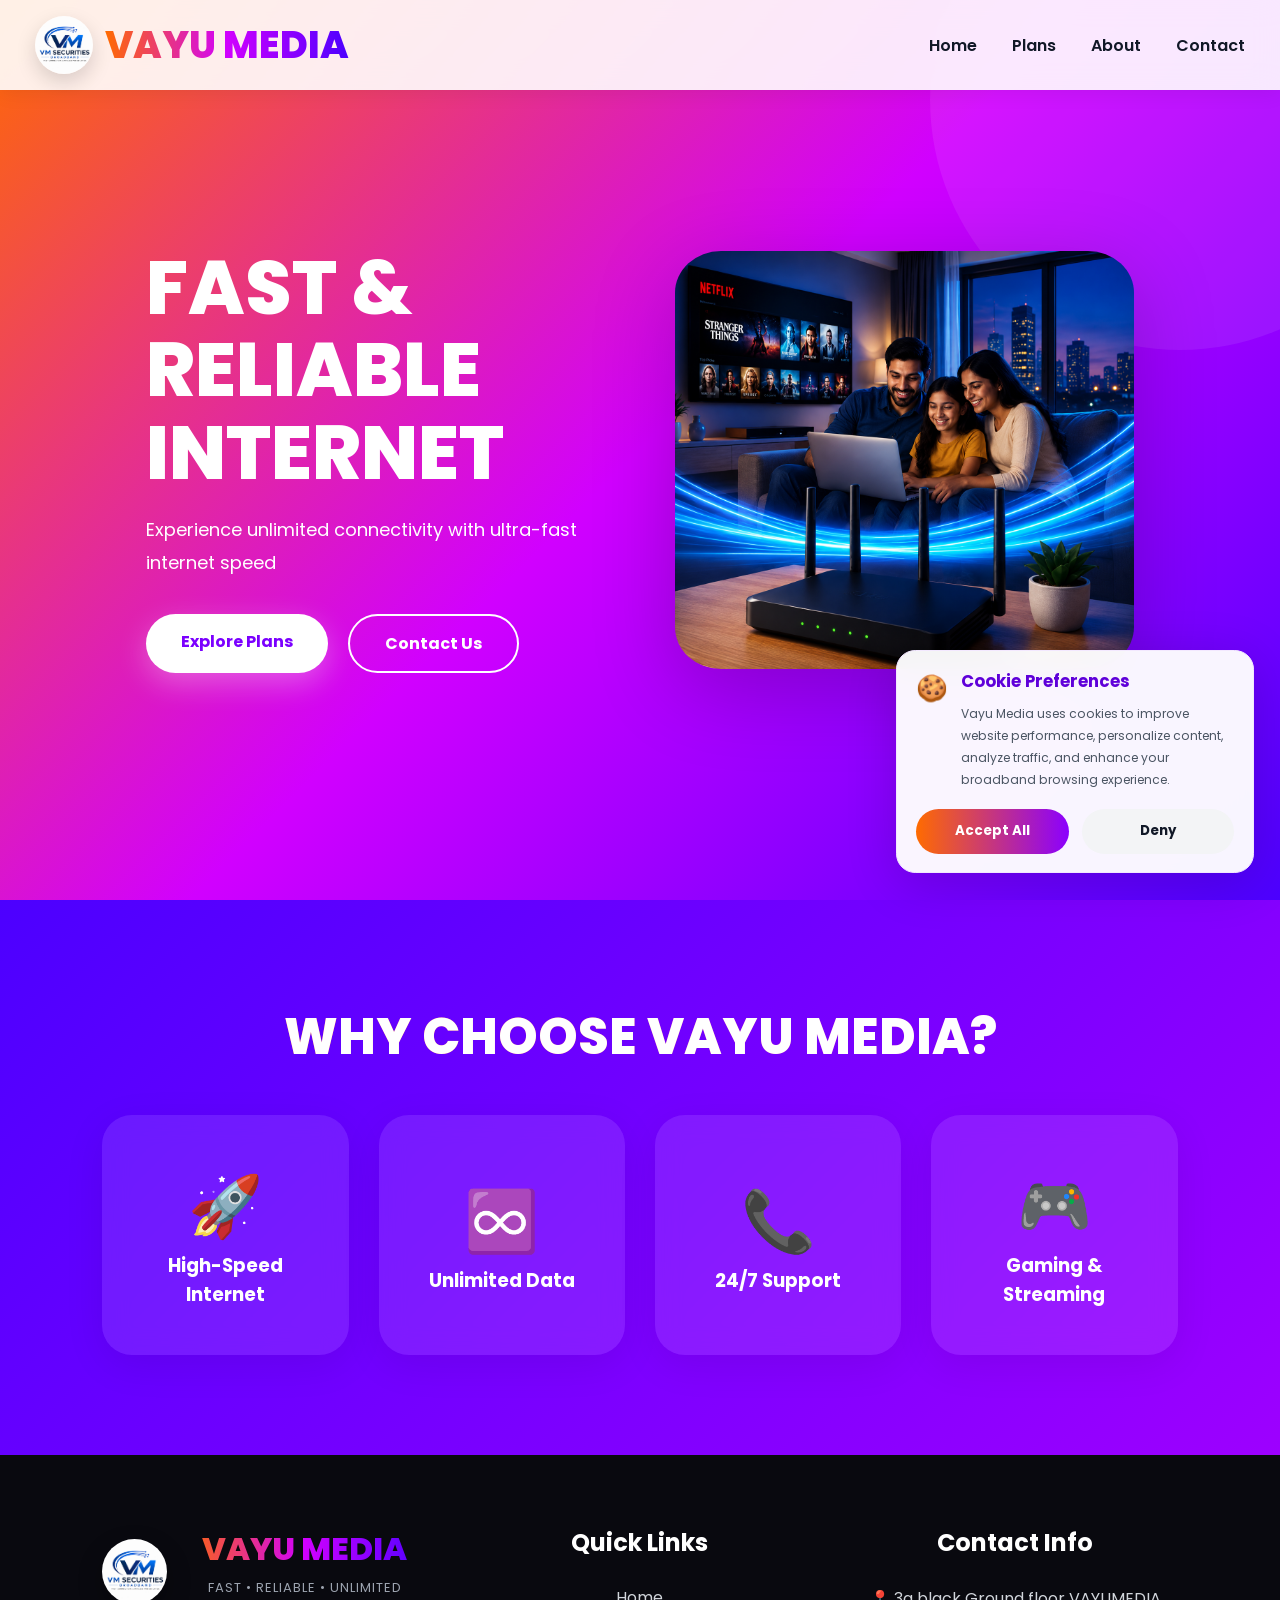
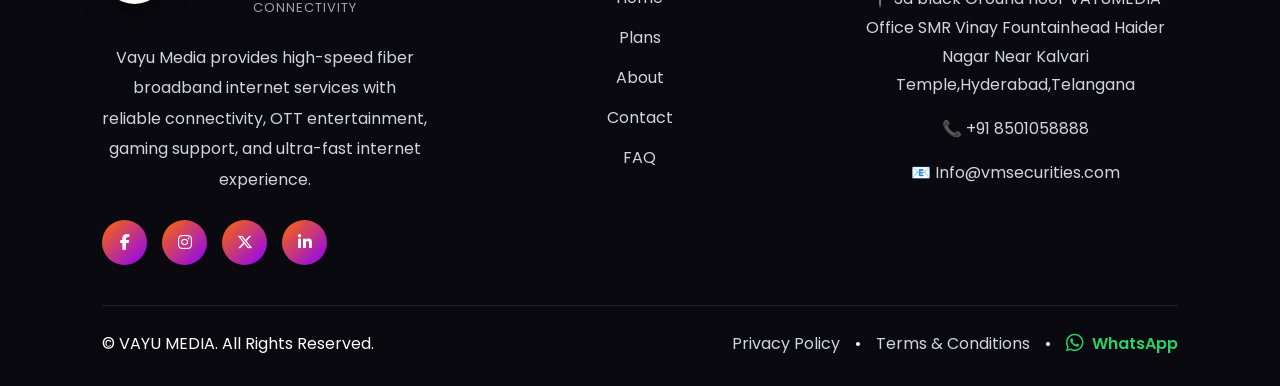
<file: index.html>
<!DOCTYPE html>
<html lang="en">
<head>
  <meta charset="UTF-8" />
  <meta name="viewport" content="width=device-width, initial-scale=1.0"/>
  <title>Vayu Media</title>

  <link rel="stylesheet" href="style.css">

  <link href="https://fonts.googleapis.com/css2?family=Poppins:wght@300;400;500;600;700;800&display=swap" rel="stylesheet">
</head>
<body>

<header>

  <div class="navbar">

    <!-- LOGO SECTION -->

    <div class="logo-section">

      <img 
        src="./images/VM logo.jpeg" 
        alt="Vayu Media Logo"
        class="navbar-logo"
      >

      <div class="logo">
        VAYU MEDIA
      </div>

    </div>

    <!-- DESKTOP MENU -->

    <div class="nav-links">

      <a href="index.html">Home</a>

      <a href="plans.html">Plans</a>

      <a href="about.html">About</a>

      <a href="contact.html">Contact</a>

    </div>

    <!-- MOBILE MENU ICON -->

    <div class="menu-toggle" id="menuToggle">

      ☰

    </div>

  </div>

  <!-- MOBILE MENU -->

  <div class="mobile-menu" id="mobileMenu">

    <a href="index.html">Home</a>

    <a href="plans.html">Plans</a>

    <a href="about.html">About</a>

    <a href="contact.html">Contact</a>

  </div>

</header>

<section class="hero">

  <div class="hero-content">

    <div class="hero-text">
      <h1>FAST & RELIABLE INTERNET</h1>

      <p>
        Experience unlimited connectivity with ultra-fast internet speed
      </p>

      <div class="hero-btns">
        <a href="plans.html" class="btn btn-primary">Explore Plans</a>
        <a href="contact.html" class="btn btn-secondary">Contact Us</a>
      </div>
    </div>

    <div class="hero-image">
      <img src="images/Family.png">
    </div>

  </div>

</section>

<section class="services">

  <h2 class="section-title white">WHY CHOOSE VAYU MEDIA?</h2>

  <div class="service-grid">

<div class="services-row">

  <div class="service-card service-box">
    <span>🚀</span>
    <h3>High-Speed Internet</h3>
  </div>

  <div class="service-card service-box">
    <span>♾️</span>
    <h3>Unlimited Data</h3>
  </div>

  <div class="service-card service-box">
    <span>📞</span>
    <h3>24/7 Support</h3>
  </div>

  <div class="service-card service-box">
    <span>🎮</span>
    <h3>Gaming & Streaming</h3>
  </div>

</div>

  </div>

</section>
<!-- COOKIE POPUP -->

<div class="cookie-popup" id="cookiePopup">

  <div class="cookie-content">

    <div class="cookie-top">

      <div class="cookie-icon">
        🍪
      </div>

      <div class="cookie-text">

        <h3>
          Cookie Preferences
        </h3>

        <p>
          Vayu Media uses cookies to improve website performance,
          personalize content, analyze traffic, and enhance your
          broadband browsing experience.
        </p>

      </div>

    </div>

    <div class="cookie-buttons">

      <button class="cookie-accept" id="acceptCookie">
        Accept All
      </button>

      <button class="cookie-deny" id="denyCookie">
        Deny
      </button>

    </div>

  </div>

</div>

<footer class="site-footer" id="contact">

  <div class="container footer-grid">

    <!-- BRAND -->

    <div class="footer-brand">

      <a class="footer-brand__identity" href="index.html">

        <img 
          src="./images/VM logo.jpeg" 
          alt="Vayu Media Logo"
          class="footer-logo"
        >

        <div>

          <span class="footer-brand__title">
            VAYU MEDIA
          </span>

          <span class="footer-brand__subtitle">
            FAST • RELIABLE • UNLIMITED CONNECTIVITY
          </span>

        </div>

      </a>

      <p>
        Vayu Media provides high-speed fiber broadband internet services
        with reliable connectivity, OTT entertainment, gaming support,
        and ultra-fast internet experience.
      </p>

      <!-- SOCIAL ICONS -->

      <div class="footer-socials">

        <a href="https://www.facebook.com/" target="_blank">
          <i class="fab fa-facebook-f"></i>
        </a>

        <a href="https://www.instagram.com/" target="_blank">
          <i class="fab fa-instagram"></i>
        </a>

        <a href="https://x.com/" target="_blank">
          <i class="fab fa-x-twitter"></i>
        </a>

        <a href="https://www.linkedin.com/" target="_blank">
          <i class="fab fa-linkedin-in"></i>
        </a>

      </div>

    </div>

    <!-- QUICK LINKS -->

    <div>

      <h3>Quick Links</h3>

      <ul>

        <li><a href="index.html">Home</a></li>

        <li><a href="plans.html">Plans</a></li>

        <li><a href="about.html">About</a></li>

        <li><a href="contact.html">Contact</a></li>

        <li><a href="faq.html">FAQ</a></li>

      </ul>

    </div>

    <!-- CONTACT -->

    <div>

      <h3>Contact Info</h3>

      <ul class="footer-contact">

        <li>
          📍 3a black Ground floor VAYUMEDIA Office SMR Vinay Fountainhead
           Haider Nagar Near Kalvari Temple,Hyderabad,Telangana
        </li>

        <li>
          📞 +91 8501058888
        </li>

        <li>
          📧 Info@vmsecurities.com
        </li>

      </ul>

    </div>

  </div>

  <!-- BOTTOM -->

  <div class="container footer-bottom">

    <p>
      © <span id="year"></span> VAYU MEDIA. All Rights Reserved.
    </p>

    <div class="footer-policy-links">

      <a href="privacy-policy.html">
        Privacy Policy
      </a>

      <span>•</span>

      <a href="terms-and-conditions.html">
        Terms & Conditions
      </a>
       <span>•</span>

        <!-- WHATSAPP -->

        <a 
            href="https://wa.me/918501058888"
            target="_blank"
            class="footer-whatsapp"
        >
            <i class="fab fa-whatsapp"></i>

            WhatsApp
        </a>

    </div>

  </div>

</footer>

<!-- FONT AWESOME -->

<link
rel="stylesheet"
href="https://cdnjs.cloudflare.com/ajax/libs/font-awesome/6.5.1/css/all.min.css"
/>
<script src="script.js"></script>

</body>
</html>
</file>
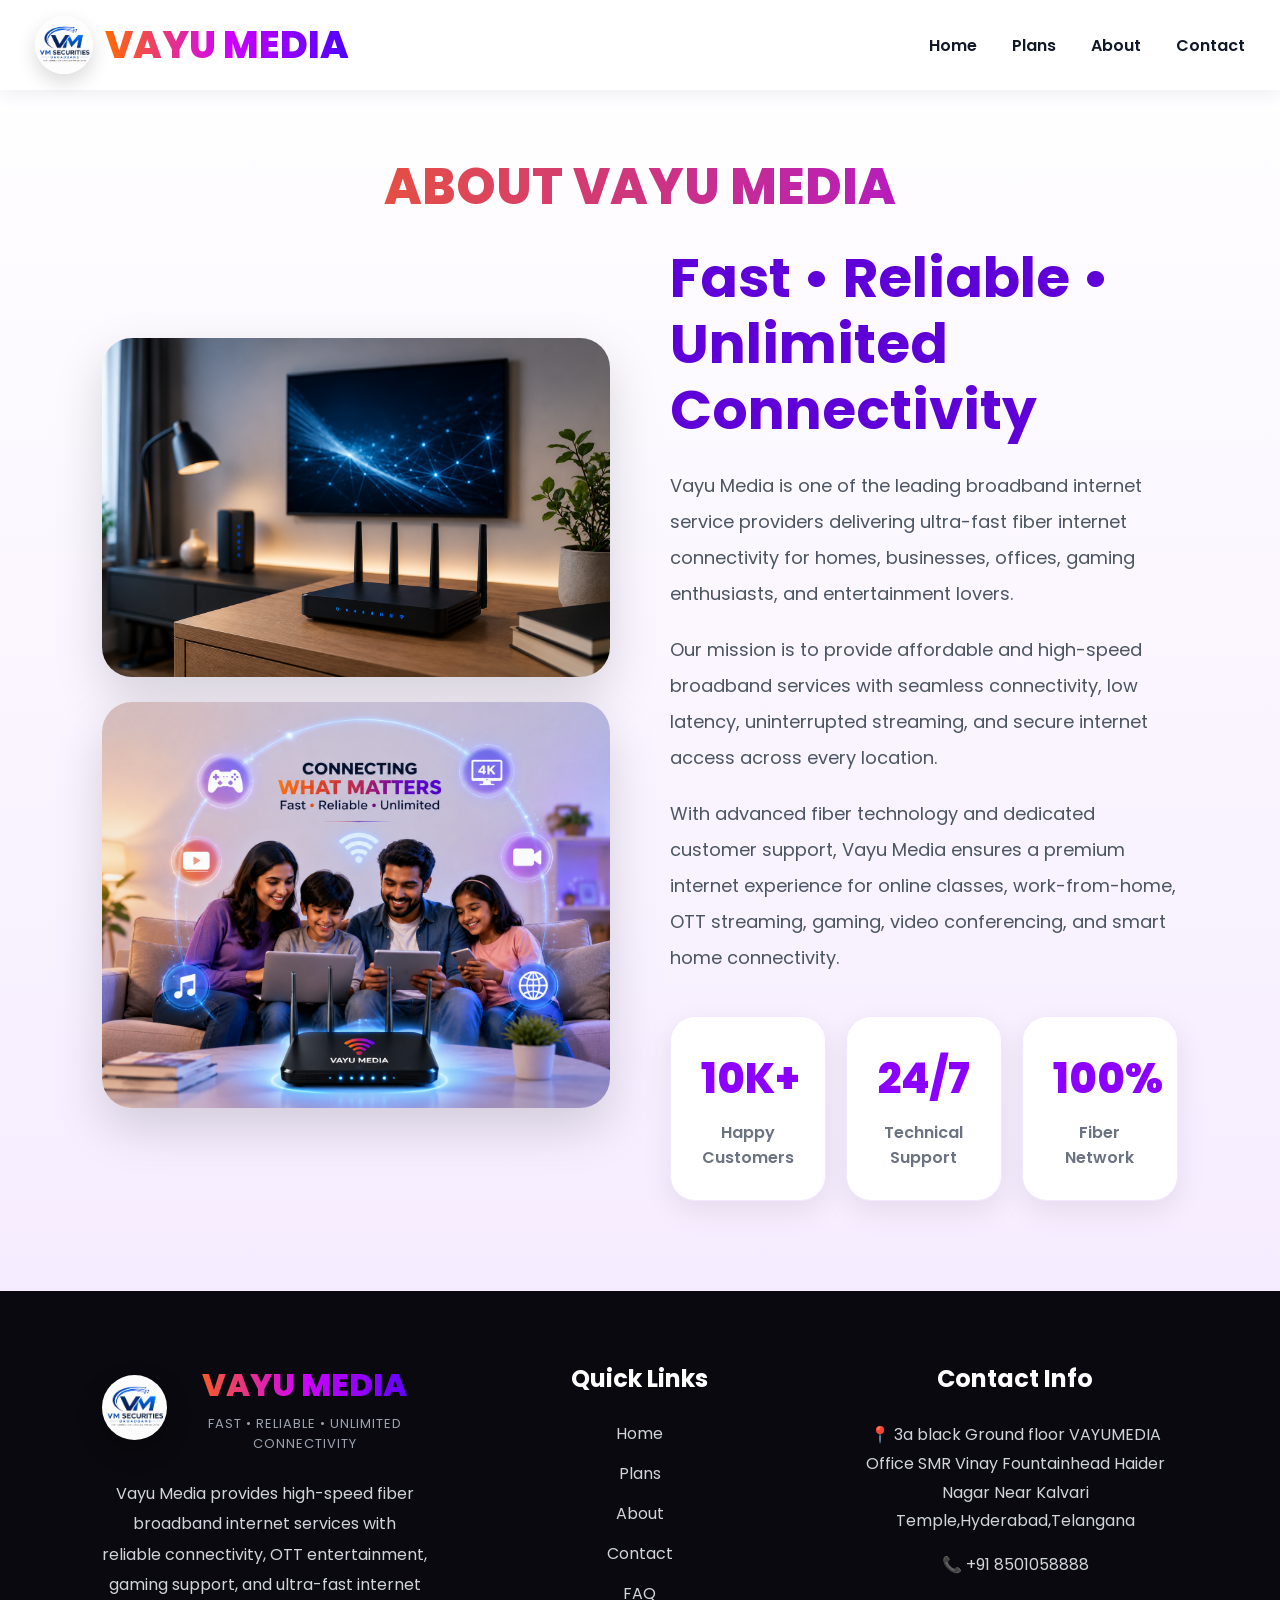
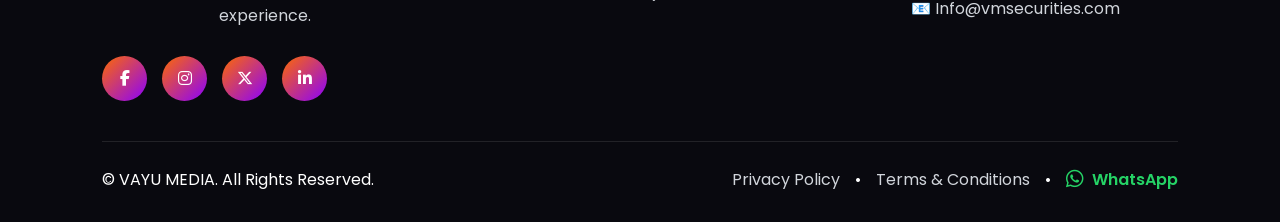
<file: about.html>
<!DOCTYPE html>
<html lang="en">
<head>
  <meta charset="UTF-8">
  <meta name="viewport" content="width=device-width, initial-scale=1.0">
  <title>About - Vayu Media</title>

  <link rel="stylesheet" href="style.css">

  <link href="https://fonts.googleapis.com/css2?family=Poppins:wght@300;400;500;600;700;800&display=swap" rel="stylesheet">
</head>
<body>

<!-- HEADER -->

<header>

  <div class="navbar">

        <div class="logo-section">

        <a href="about.html">
          <img src="./images/VM logo.jpeg" alt="Vayu Media Logo"class="navbar-logo">
        </a>

            <div class="logo">
                VAYU MEDIA
            </div>

        </div>
    <div class="nav-links">

      <a href="index.html">Home</a>

      <a href="plans.html">Plans</a>

      <a href="about.html">About</a>

      <a href="contact.html">Contact</a>

    </div>
    <div class="menu-toggle" id="menuToggle">

      ☰

    </div>

  </div>

  <!-- MOBILE MENU -->

  <div class="mobile-menu" id="mobileMenu">

    <a href="index.html">Home</a>

    <a href="plans.html">Plans</a>

    <a href="about.html">About</a>

    <a href="contact.html">Contact</a>

  </div>

</header>

<!-- ABOUT SECTION -->

<section class="about-page">

  <h2 class="section-title">
    ABOUT VAYU MEDIA
  </h2>

  <div class="about-container">

    <!-- IMAGE -->

<div class="about-image">

  <img 
    src="images/about.png" 
    alt="Broadband"
    class="about-img-top"
  >

  <img 
    src="images/about product.png" 
    alt="Family"
    class="about-img-bottom"
  >

</div>

    <!-- CONTENT -->

    <div class="about-text">

      <h2>
        Fast • Reliable • Unlimited Connectivity
      </h2>

      <p>
        Vayu Media is one of the leading broadband internet service providers
        delivering ultra-fast fiber internet connectivity for homes,
        businesses, offices, gaming enthusiasts, and entertainment lovers.
      </p>

      <p>
        Our mission is to provide affordable and high-speed broadband services
        with seamless connectivity, low latency, uninterrupted streaming,
        and secure internet access across every location.
      </p>

      <p>
        With advanced fiber technology and dedicated customer support,
        Vayu Media ensures a premium internet experience for online classes,
        work-from-home, OTT streaming, gaming, video conferencing,
        and smart home connectivity.
      </p>

      <!-- HIGHLIGHTS -->

      <div class="about-highlights">

        <div class="highlight-box">

          <h3>10K+</h3>

          <span>Happy Customers</span>

        </div>

        <div class="highlight-box">

          <h3>24/7</h3>

          <span>Technical Support</span>

        </div>

        <div class="highlight-box">

          <h3>100%</h3>

          <span>Fiber Network</span>

        </div>

      </div>

    </div>

  </div>

</section>

<!-- FOOTER -->

<footer class="site-footer" id="contact">

  <div class="container footer-grid">

    <!-- BRAND -->

    <div class="footer-brand">

      <a class="footer-brand__identity" href="index.html">

        <img 
          src="./images/VM logo.jpeg" 
          alt="Vayu Media Logo"
          class="footer-logo"
        >

        <div>

          <span class="footer-brand__title">
            VAYU MEDIA
          </span>

          <span class="footer-brand__subtitle">
            FAST • RELIABLE • UNLIMITED CONNECTIVITY
          </span>

        </div>

      </a>

      <p>
        Vayu Media provides high-speed fiber broadband internet services
        with reliable connectivity, OTT entertainment, gaming support,
        and ultra-fast internet experience.
      </p>

      <!-- SOCIAL ICONS -->

      <div class="footer-socials">

        <a href="https://www.facebook.com/" target="_blank">
          <i class="fab fa-facebook-f"></i>
        </a>

        <a href="https://www.instagram.com/" target="_blank">
          <i class="fab fa-instagram"></i>
        </a>

        <a href="https://x.com/" target="_blank">
          <i class="fab fa-x-twitter"></i>
        </a>

        <a href="https://www.linkedin.com/" target="_blank">
          <i class="fab fa-linkedin-in"></i>
        </a>

      </div>

    </div>

    <!-- QUICK LINKS -->

    <div>

      <h3>Quick Links</h3>

      <ul>

        <li><a href="index.html">Home</a></li>

        <li><a href="plans.html">Plans</a></li>

        <li><a href="about.html">About</a></li>

        <li><a href="contact.html">Contact</a></li>

        <li><a href="faq.html">FAQ</a></li>

      </ul>

    </div>

    <!-- CONTACT -->

    <div>

      <h3>Contact Info</h3>

      <ul class="footer-contact">

        <li>
          📍 3a black Ground floor VAYUMEDIA Office SMR Vinay Fountainhead
           Haider Nagar Near Kalvari Temple,Hyderabad,Telangana
        </li>

        <li>
          📞 +91 8501058888
        </li>

        <li>
          📧 Info@vmsecurities.com
        </li>

      </ul>

    </div>

  </div>

  <!-- BOTTOM -->

  <div class="container footer-bottom">

    <p>
      © <span id="year"></span> VAYU MEDIA. All Rights Reserved.
    </p>

    <div class="footer-policy-links">

      <a href="privacy-policy.html">
        Privacy Policy
      </a>

      <span>•</span>

      <a href="terms-and-conditions.html">
        Terms & Conditions
      </a>
        <span>•</span>

        <!-- WHATSAPP -->

        <a 
            href="https://wa.me/918501058888"
            target="_blank"
            class="footer-whatsapp"
        >
            <i class="fab fa-whatsapp"></i>

            WhatsApp
        </a>

    </div>

  </div>

</footer>

<!-- FONT AWESOME -->

<link
rel="stylesheet"
href="https://cdnjs.cloudflare.com/ajax/libs/font-awesome/6.5.1/css/all.min.css"
/>

<script src="script.js"></script>

</body>
</html>
</file>
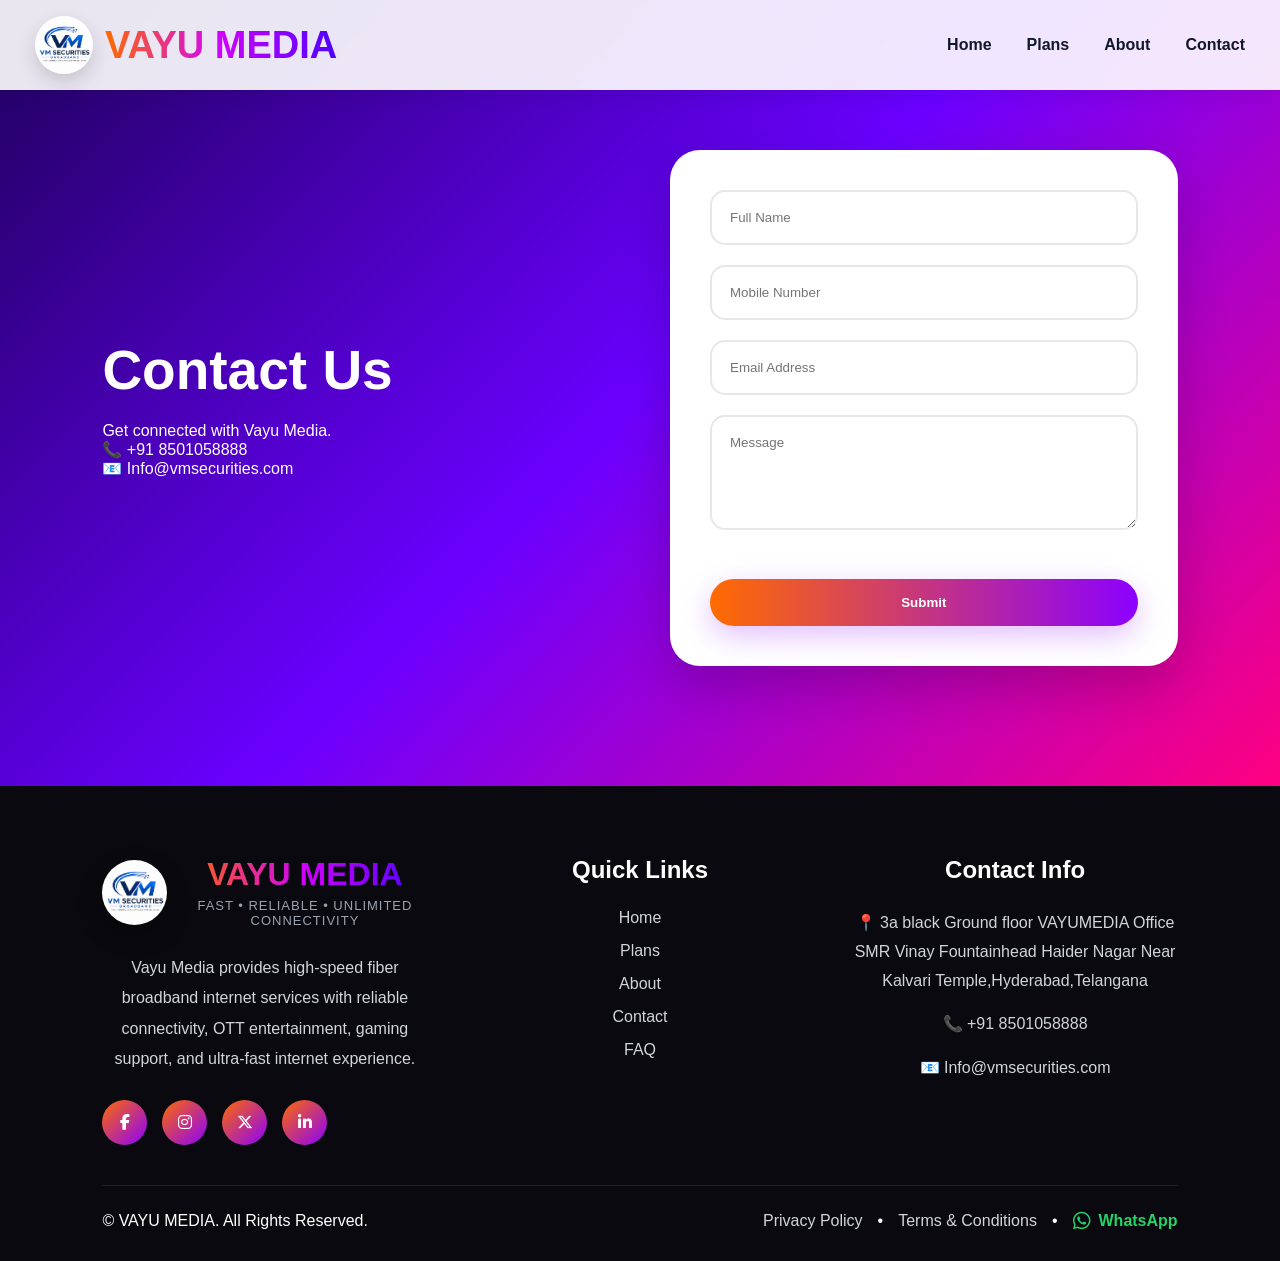
<file: contact.html>
<!DOCTYPE html>
<html lang="en">
<head>
  <meta charset="UTF-8">
  <meta name="viewport" content="width=device-width, initial-scale=1.0">
  <title>Contact - Vayu Media</title>

  <link rel="stylesheet" href="style.css">
</head>
<body>

<header>

  <div class="navbar">

    <!-- LOGO SECTION -->

    <div class="logo-section">

        <a href="contact.html">
          <img src="./images/VM logo.jpeg" alt="Vayu Media Logo"class="navbar-logo">
        </a>

      <div class="logo">
        VAYU MEDIA
      </div>

    </div>

    <!-- NAV LINKS -->

    <div class="nav-links">

      <a href="index.html">Home</a>

      <a href="plans.html">Plans</a>

      <a href="about.html">About</a>

      <a href="contact.html">Contact</a>

    </div>
    <div class="menu-toggle" id="menuToggle">

      ☰

    </div>

  </div>

  <!-- MOBILE MENU -->

  <div class="mobile-menu" id="mobileMenu">

    <a href="index.html">Home</a>

    <a href="plans.html">Plans</a>

    <a href="about.html">About</a>

    <a href="contact.html">Contact</a>

  </div>

</header>

<section class="contact">

  <div class="contact-container">

    <div>
      <h2 id="contact">Contact Us</h2>

      <p>
        Get connected with Vayu Media.
      </p>

      <div class="contact-info">
        📞 +91 8501058888 <br>
        📧 Info@vmsecurities.com
      </div>
    </div>

<form 
  class="contact-form"
  id="contactForm"
>

  <input 
    type="hidden" 
    name="access_key" 
    value="521f8d75-d8a8-455c-9fc0-00e52f879cd2"
  >

  <input 
    type="hidden" 
    name="subject" 
    value="New Lead From Vayu Media Website"
  >

  <input 
    type="text" 
    name="name"
    placeholder="Full Name" 
    required
  >

  <input 
    type="tel" 
    name="mobile"
    placeholder="Mobile Number" 
    required
  >

  <input 
    type="email" 
    name="email"
    placeholder="Email Address" 
    required
  >

  <textarea 
    rows="5" 
    name="message"
    placeholder="Message" 
    required
  ></textarea>

  <button type="submit">
    Submit
  </button>

</form>
  </div>

</section>
<footer class="site-footer" id="contact">

  <div class="container footer-grid">

    <!-- BRAND -->

    <div class="footer-brand">

      <a class="footer-brand__identity" href="index.html">

        <img 
          src="./images/VM logo.jpeg" 
          alt="Vayu Media Logo"
          class="footer-logo"
        >

        <div>

          <span class="footer-brand__title">
            VAYU MEDIA
          </span>

          <span class="footer-brand__subtitle">
            FAST • RELIABLE • UNLIMITED CONNECTIVITY
          </span>

        </div>

      </a>

      <p>
        Vayu Media provides high-speed fiber broadband internet services
        with reliable connectivity, OTT entertainment, gaming support,
        and ultra-fast internet experience.
      </p>

      <!-- SOCIAL ICONS -->

      <div class="footer-socials">

        <a href="https://www.facebook.com/" target="_blank">
          <i class="fab fa-facebook-f"></i>
        </a>

        <a href="https://www.instagram.com/" target="_blank">
          <i class="fab fa-instagram"></i>
        </a>

        <a href="https://x.com/" target="_blank">
          <i class="fab fa-x-twitter"></i>
        </a>

        <a href="https://www.linkedin.com/" target="_blank">
          <i class="fab fa-linkedin-in"></i>
        </a>

      </div>

    </div>

    <!-- QUICK LINKS -->

    <div>

      <h3>Quick Links</h3>

      <ul>

        <li><a href="index.html">Home</a></li>

        <li><a href="plans.html">Plans</a></li>

        <li><a href="about.html">About</a></li>

        <li><a href="contact.html">Contact</a></li>

        <li><a href="faq.html">FAQ</a></li>

      </ul>

    </div>

    <!-- CONTACT -->

    <div>

      <h3>Contact Info</h3>

      <ul class="footer-contact">

        <li>
          📍 3a black Ground floor VAYUMEDIA Office SMR Vinay Fountainhead
           Haider Nagar Near Kalvari Temple,Hyderabad,Telangana
        </li>

        <li>
          📞 +91 8501058888
        </li>

        <li>
          📧 Info@vmsecurities.com
        </li>

      </ul>

    </div>

  </div>

  <!-- BOTTOM -->

  <div class="container footer-bottom">

    <p>
      © <span id="year"></span> VAYU MEDIA. All Rights Reserved.
    </p>

    <div class="footer-policy-links">

      <a href="privacy-policy.html">
        Privacy Policy
      </a>

      <span>•</span>

      <a href="terms-and-conditions.html">
        Terms & Conditions
      </a>
        <span>•</span>

        <!-- WHATSAPP -->

        <a 
            href="https://wa.me/918501058888"
            target="_blank"
            class="footer-whatsapp"
        >
            <i class="fab fa-whatsapp"></i>

            WhatsApp
        </a>

    </div>

  </div>

</footer>

<!-- FONT AWESOME -->

<link
rel="stylesheet"
href="https://cdnjs.cloudflare.com/ajax/libs/font-awesome/6.5.1/css/all.min.css"
/>

<script src="script.js"></script>

</body>
</html>
</file>
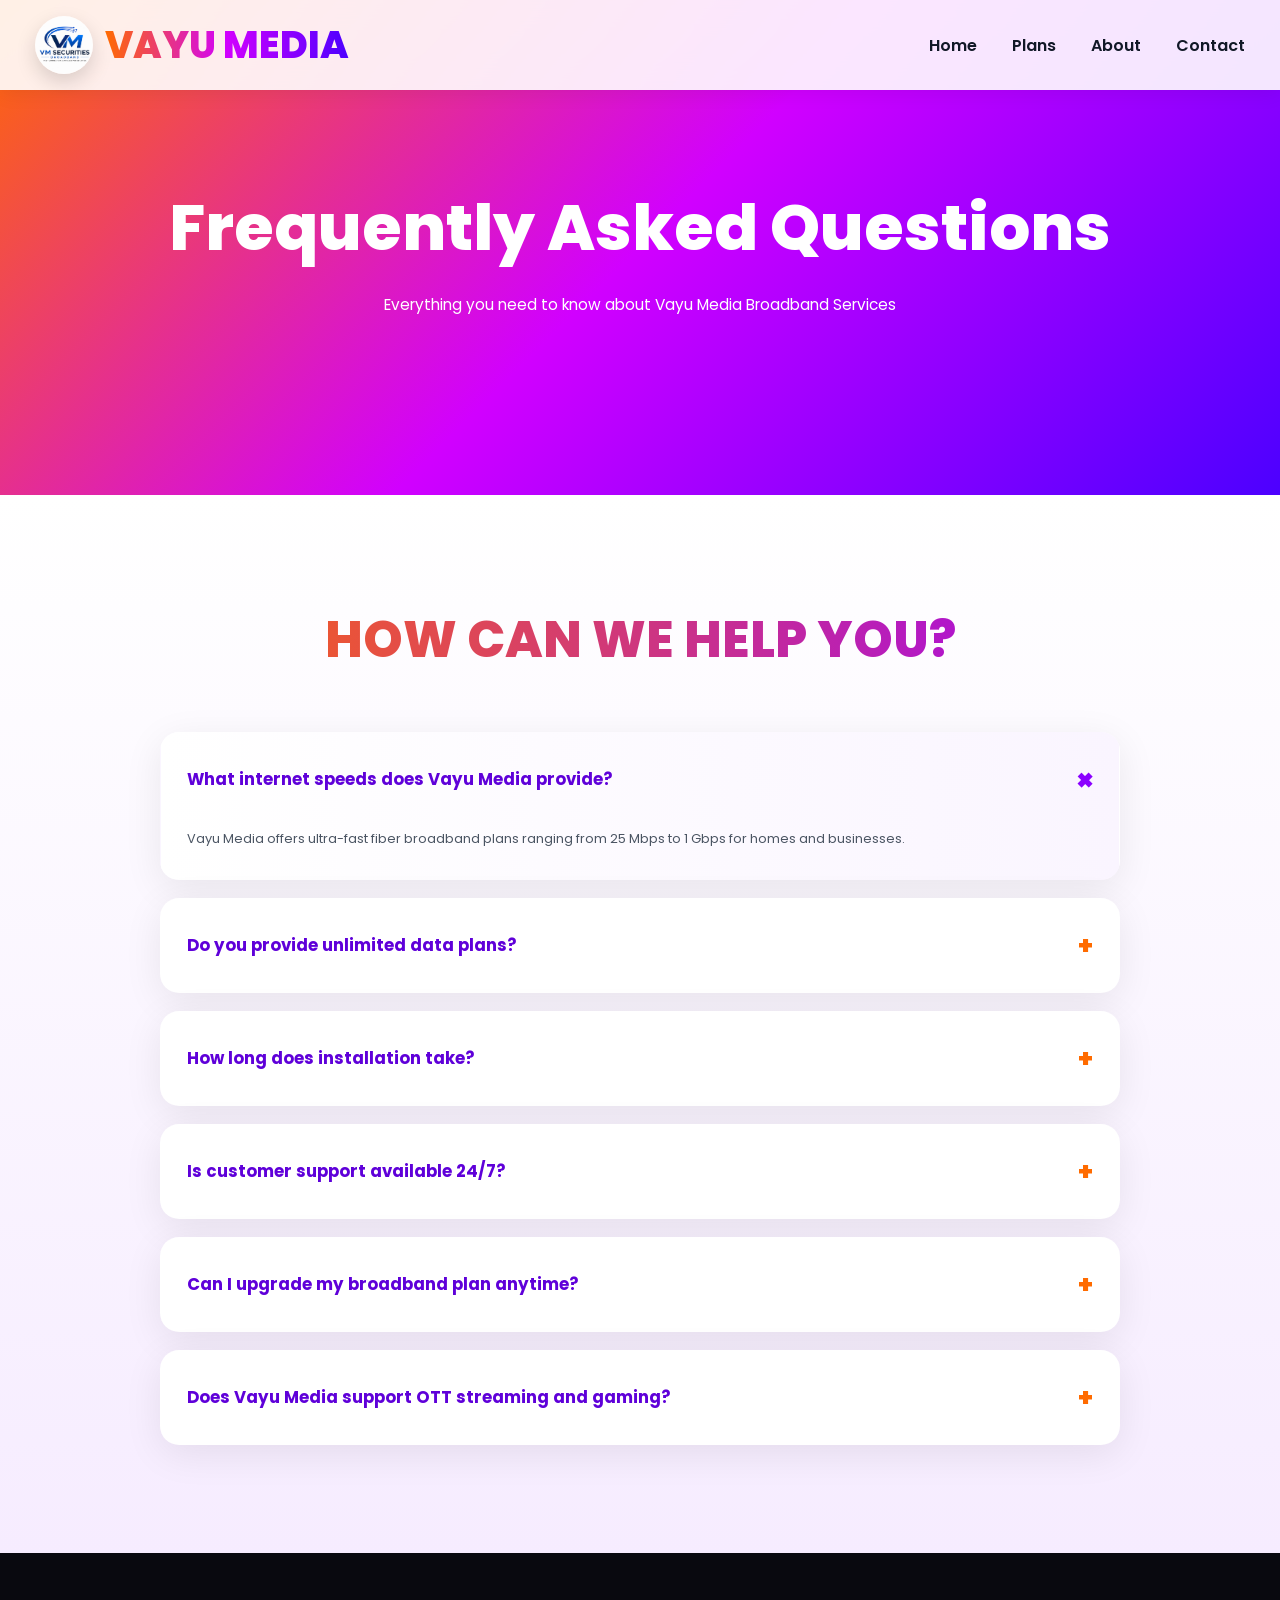
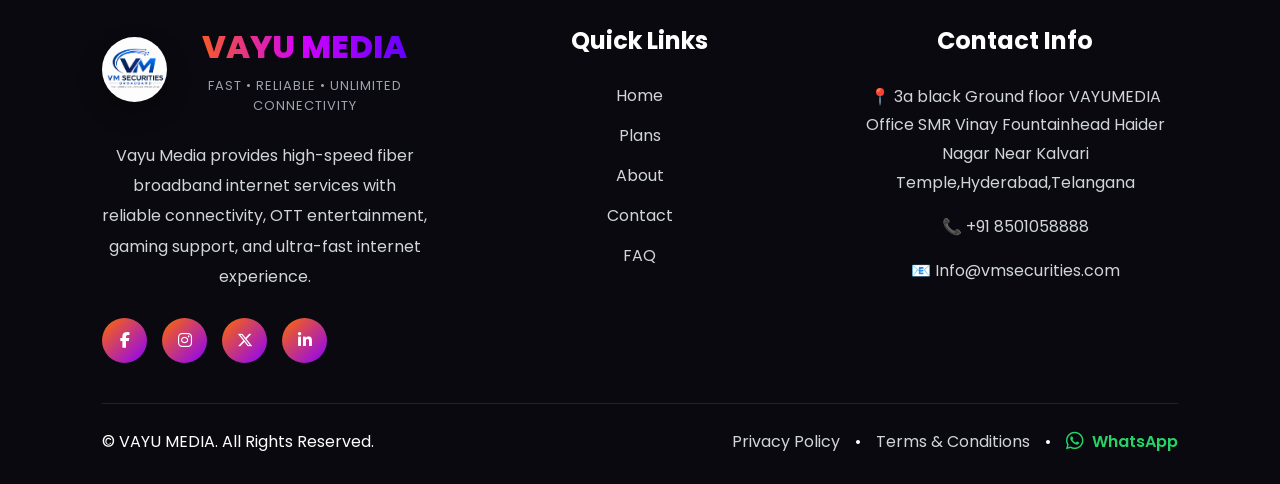
<file: faq.html>
<!DOCTYPE html>
<html lang="en">
<head>
  <meta charset="UTF-8">
  <meta name="viewport" content="width=device-width, initial-scale=1.0">
  <title>FAQ - Vayu Media</title>

  <link rel="stylesheet" href="style.css">

  <link href="https://fonts.googleapis.com/css2?family=Poppins:wght@300;400;500;600;700;800&display=swap" rel="stylesheet">

  <!-- FONT AWESOME -->

  <link rel="stylesheet" href="https://cdnjs.cloudflare.com/ajax/libs/font-awesome/6.5.1/css/all.min.css">

</head>
<body>

<!-- HEADER -->

<header>

  <div class="navbar">

    <div class="logo-section">

      <img 
        src="./images/VM logo.jpeg" 
        alt="Logo"
        class="navbar-logo"
      >

      <div class="logo">
        VAYU MEDIA
      </div>

    </div>

    <div class="nav-links">

      <a href="index.html">Home</a>

      <a href="plans.html">Plans</a>

      <a href="about.html">About</a>

      <a href="contact.html">Contact</a>

    </div>
    <div class="menu-toggle" id="menuToggle">

      ☰

    </div>

  </div>

  <!-- MOBILE MENU -->

  <div class="mobile-menu" id="mobileMenu">

    <a href="index.html">Home</a>

    <a href="plans.html">Plans</a>

    <a href="about.html">About</a>

    <a href="contact.html">Contact</a>

  </div>

  </div>

</header>

<!-- FAQ HERO -->

<section class="faq-hero">

  <div class="faq-hero-content">

    <h1>Frequently Asked Questions</h1>

    <p>
      Everything you need to know about Vayu Media Broadband Services
    </p>

  </div>

</section>

<!-- FAQ SECTION -->

<section class="faq-page">

  <h2 class="section-title">
    HOW CAN WE HELP YOU?
  </h2>

  <div class="faq-container">

    <!-- FAQ ITEM -->

    <div class="faq-item active">

      <div class="faq-question">

        <h3>What internet speeds does Vayu Media provide?</h3>

        <span>+</span>

      </div>

      <div class="faq-answer">

        <p>
          Vayu Media offers ultra-fast fiber broadband plans ranging from 
          25 Mbps to 1 Gbps for homes and businesses.
        </p>

      </div>

    </div>

    <!-- FAQ ITEM -->

    <div class="faq-item">

      <div class="faq-question">

        <h3>Do you provide unlimited data plans?</h3>

        <span>+</span>

      </div>

      <div class="faq-answer">

        <p>
          Yes. All Vayu Media broadband plans come with unlimited high-speed data usage.
        </p>

      </div>

    </div>

    <!-- FAQ ITEM -->

    <div class="faq-item">

      <div class="faq-question">

        <h3>How long does installation take?</h3>

        <span>+</span>

      </div>

      <div class="faq-answer">

        <p>
          Installation is usually completed within 24 to 48 hours depending on your location.
        </p>

      </div>

    </div>

    <!-- FAQ ITEM -->

    <div class="faq-item">

      <div class="faq-question">

        <h3>Is customer support available 24/7?</h3>

        <span>+</span>

      </div>

      <div class="faq-answer">

        <p>
          Yes. Our technical support team is available 24/7 for all customers.
        </p>

      </div>

    </div>

    <!-- FAQ ITEM -->

    <div class="faq-item">

      <div class="faq-question">

        <h3>Can I upgrade my broadband plan anytime?</h3>

        <span>+</span>

      </div>

      <div class="faq-answer">

        <p>
          Absolutely. You can upgrade your existing broadband plan anytime by contacting support.
        </p>

      </div>

    </div>

    <!-- FAQ ITEM -->

    <div class="faq-item">

      <div class="faq-question">

        <h3>Does Vayu Media support OTT streaming and gaming?</h3>

        <span>+</span>

      </div>

      <div class="faq-answer">

        <p>
          Yes. Our fiber network is optimized for 4K streaming, online gaming, and low latency usage.
        </p>

      </div>

    </div>

  </div>

</section>

<!-- FOOTER -->

<footer class="site-footer" id="contact">

  <div class="container footer-grid">

    <!-- BRAND -->

    <div class="footer-brand">

      <a class="footer-brand__identity" href="index.html">

        <img 
          src="./images/VM logo.jpeg" 
          alt="Vayu Media Logo"
          class="footer-logo"
        >

        <div>

          <span class="footer-brand__title">
            VAYU MEDIA
          </span>

          <span class="footer-brand__subtitle">
            FAST • RELIABLE • UNLIMITED CONNECTIVITY
          </span>

        </div>

      </a>

      <p>
        Vayu Media provides high-speed fiber broadband internet services
        with reliable connectivity, OTT entertainment, gaming support,
        and ultra-fast internet experience.
      </p>

      <!-- SOCIAL ICONS -->

      <div class="footer-socials">

        <a href="https://www.facebook.com/" target="_blank">
          <i class="fab fa-facebook-f"></i>
        </a>

        <a href="https://www.instagram.com/" target="_blank">
          <i class="fab fa-instagram"></i>
        </a>

        <a href="https://x.com/" target="_blank">
          <i class="fab fa-x-twitter"></i>
        </a>

        <a href="https://www.linkedin.com/" target="_blank">
          <i class="fab fa-linkedin-in"></i>
        </a>

      </div>

    </div>

    <!-- QUICK LINKS -->

    <div>

      <h3>Quick Links</h3>

      <ul>

        <li><a href="index.html">Home</a></li>

        <li><a href="plans.html">Plans</a></li>

        <li><a href="about.html">About</a></li>

        <li><a href="contact.html">Contact</a></li>

        <li><a href="faq.html">FAQ</a></li>

      </ul>

    </div>

    <!-- CONTACT -->

    <div>

      <h3>Contact Info</h3>

      <ul class="footer-contact">

        <li>
          📍 3a black Ground floor VAYUMEDIA Office SMR Vinay Fountainhead
           Haider Nagar Near Kalvari Temple,Hyderabad,Telangana
        </li>

        <li>
          📞 +91 8501058888
        </li>

        <li>
          📧 Info@vmsecurities.com
        </li>

      </ul>

    </div>

  </div>

  <!-- BOTTOM -->

  <div class="container footer-bottom">

    <p>
      © <span id="year"></span> VAYU MEDIA. All Rights Reserved.
    </p>

    <div class="footer-policy-links">

      <a href="privacy-policy.html">
        Privacy Policy
      </a>

      <span>•</span>

      <a href="terms-and-conditions.html">
        Terms & Conditions
      </a>
        <span>•</span>

        <!-- WHATSAPP -->

        <a 
            href="https://wa.me/918501058888"
            target="_blank"
            class="footer-whatsapp"
        >
            <i class="fab fa-whatsapp"></i>

            WhatsApp
        </a>

    </div>

  </div>

</footer>


<script>

const faqItems = document.querySelectorAll(".faq-item");

faqItems.forEach(item => {

  const question = item.querySelector(".faq-question");

  question.addEventListener("click", () => {

    const isActive = item.classList.contains("active");

    faqItems.forEach(faq => {

      faq.classList.remove("active");

      faq.querySelector(".faq-answer").style.maxHeight = null;

    });

    if(!isActive){

      item.classList.add("active");

      const answer = item.querySelector(".faq-answer");

      answer.style.maxHeight = answer.scrollHeight + "px";

    }

  });

});

</script>
<script src="script.js"></script>
</body>
</html>
</file>
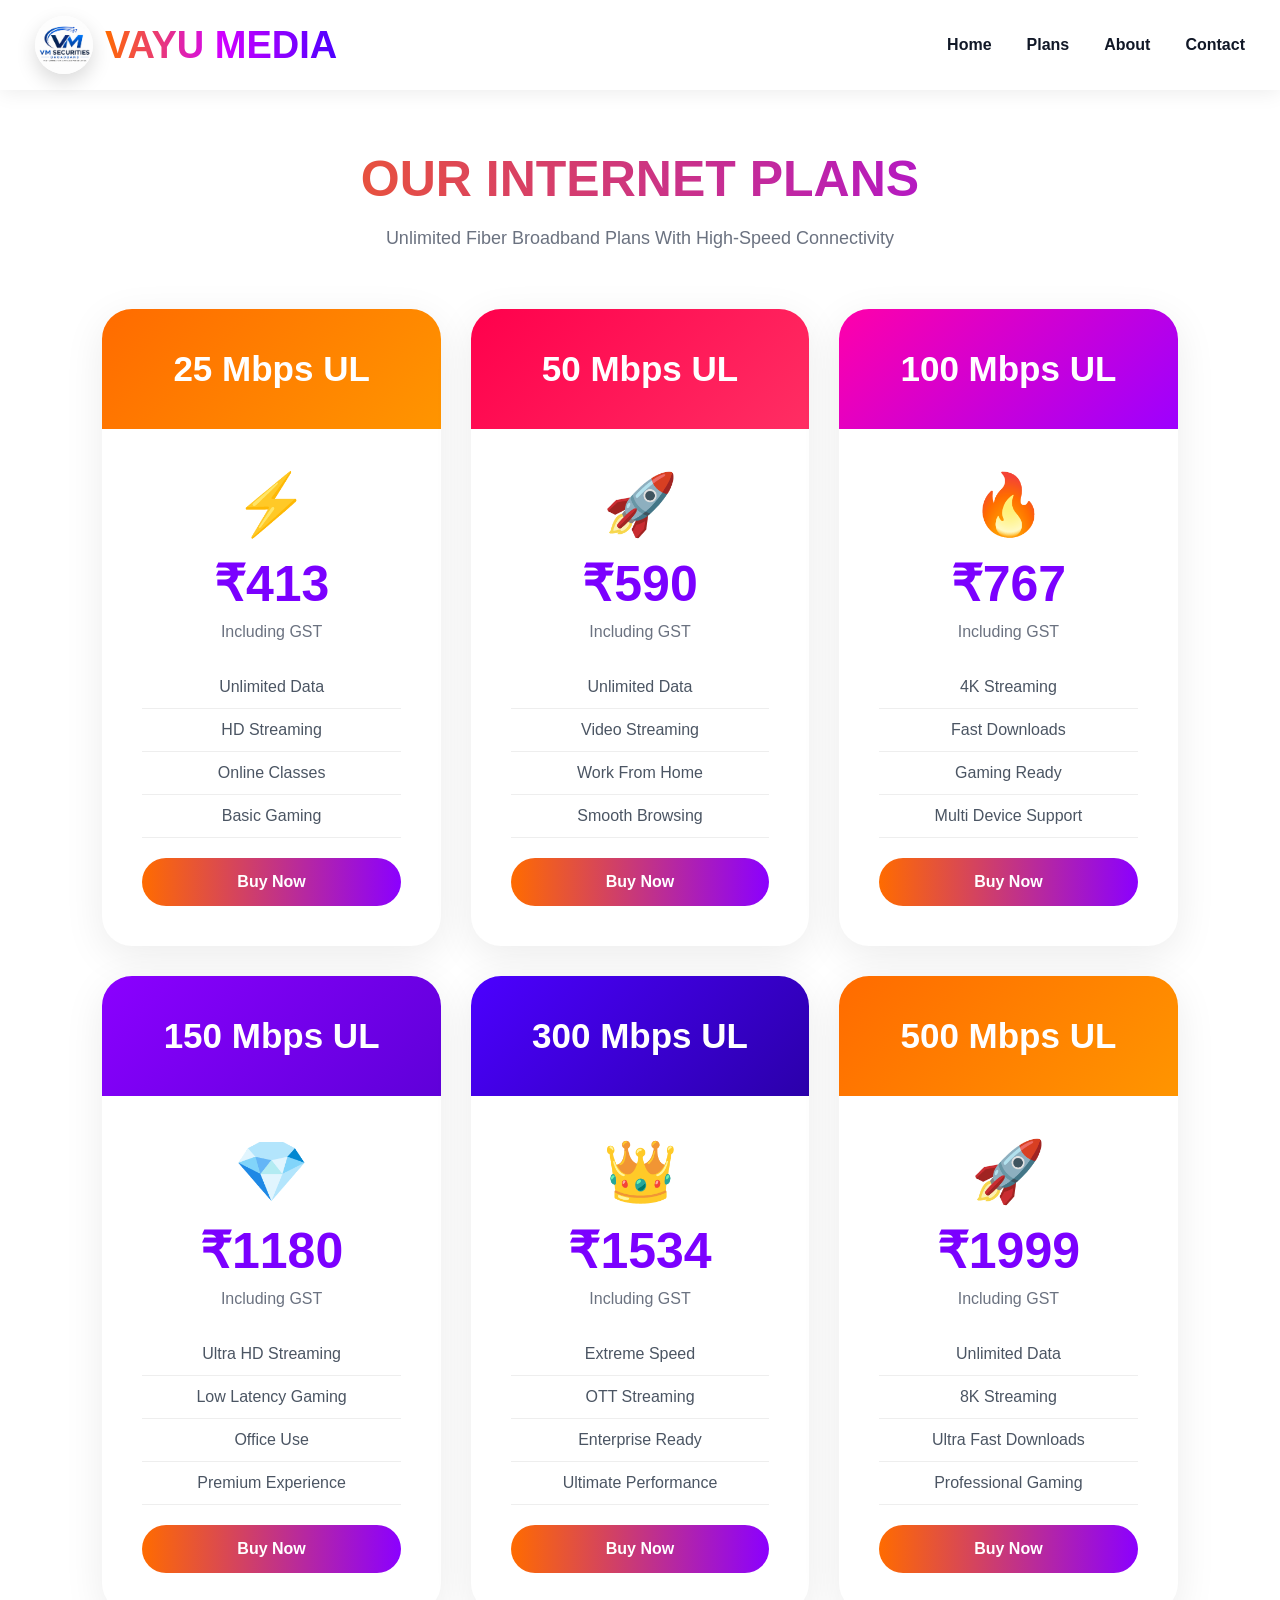
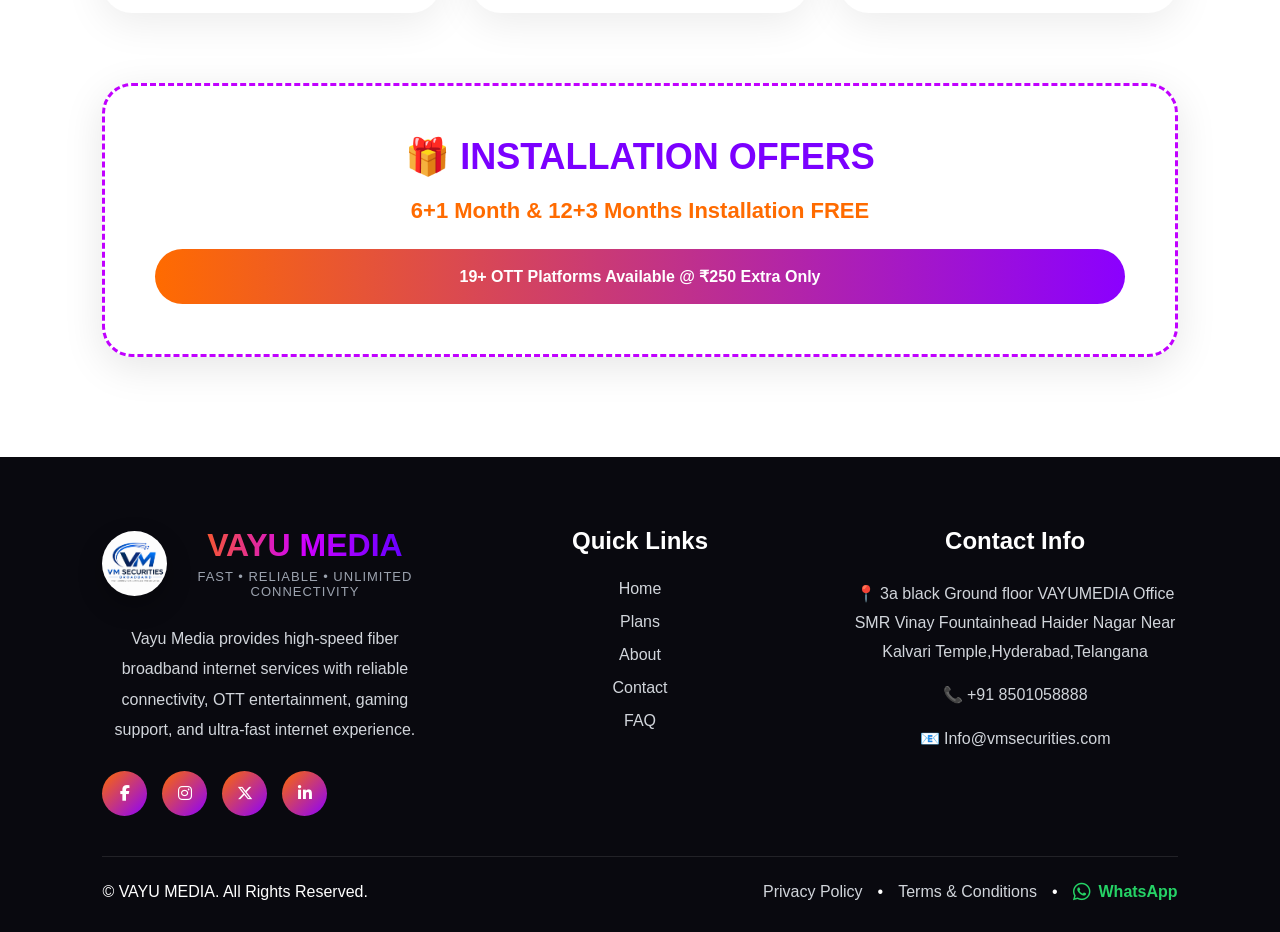
<file: plans.html>
<!DOCTYPE html>
<html lang="en">
<head>
  <meta charset="UTF-8">
  <meta name="viewport" content="width=device-width, initial-scale=1.0">
  <title>Plans - Vayu Media</title>

  <link rel="stylesheet" href="style.css">
</head>
<body>

<header>
  <div class="navbar">
        <div class="logo-section">

        <a href="plans.html">
          <img src="./images/VM logo.jpeg" alt="Vayu Media Logo"class="navbar-logo">
        </a>

        <div class="logo">
            VAYU MEDIA
        </div>

        </div>

    <div class="nav-links">
      <a href="index.html">Home</a>
      <a href="plans.html">Plans</a>
      <a href="about.html">About</a>
      <a href="contact.html">Contact</a>
    </div>
    <div class="menu-toggle" id="menuToggle">

      ☰

    </div>

  </div>

  <!-- MOBILE MENU -->

  <div class="mobile-menu" id="mobileMenu">

    <a href="index.html">Home</a>

    <a href="plans.html">Plans</a>

    <a href="about.html">About</a>

    <a href="contact.html">Contact</a>

  </div>
  </div>
</header>

<section class="plans-page">

  <h2 class="section-title">OUR INTERNET PLANS</h2>

  <p class="plan-subtitle">
    Unlimited Fiber Broadband Plans With High-Speed Connectivity
  </p>

  <div class="plan-grid">

    <!-- 25 Mbps -->

    <div class="plan-card">

      <div class="plan-header orange">
        <h3>25 Mbps UL</h3>
      </div>

      <div class="plan-body">

        <div class="plan-icon">⚡</div>

        <h2>₹413</h2>

        <p class="gst-text">Including GST</p>

        <ul class="plan-features">
          <li>Unlimited Data</li>
          <li>HD Streaming</li>
          <li>Online Classes</li>
          <li>Basic Gaming</li>
        </ul>
        <a href="contact.html" class="buy-btn">
          Buy Now
        </a>

      </div>

    </div>

    <!-- 50 Mbps -->

    <div class="plan-card">

      <div class="plan-header red">
        <h3>50 Mbps UL</h3>
      </div>

      <div class="plan-body">

        <div class="plan-icon">🚀</div>

        <h2>₹590</h2>

        <p class="gst-text">Including GST</p>

        <ul class="plan-features">
          <li>Unlimited Data</li>
          <li>Video Streaming</li>
          <li>Work From Home</li>
          <li>Smooth Browsing</li>
        </ul>
        <a href="contact.html" class="buy-btn">
          Buy Now
        </a>

      </div>

    </div>

    <!-- 100 Mbps -->

    <div class="plan-card">

      <div class="plan-header pink">
        <h3>100 Mbps UL</h3>
      </div>

      <div class="plan-body">

        <div class="plan-icon">🔥</div>

        <h2>₹767</h2>

        <p class="gst-text">Including GST</p>

        <ul class="plan-features">
          <li>4K Streaming</li>
          <li>Fast Downloads</li>
          <li>Gaming Ready</li>
          <li>Multi Device Support</li>
        </ul>

        <a href="contact.html" class="buy-btn">
          Buy Now
        </a>

      </div>

    </div>

    <!-- 150 Mbps -->

    <div class="plan-card">

      <div class="plan-header purple">
        <h3>150 Mbps UL</h3>
      </div>

      <div class="plan-body">

        <div class="plan-icon">💎</div>

        <h2>₹1180</h2>

        <p class="gst-text">Including GST</p>

        <ul class="plan-features">
          <li>Ultra HD Streaming</li>
          <li>Low Latency Gaming</li>
          <li>Office Use</li>
          <li>Premium Experience</li>
        </ul>

        <a href="contact.html" class="buy-btn">
          Buy Now
        </a>

      </div>

    </div>

    <!-- 300 Mbps -->

    <div class="plan-card">

      <div class="plan-header blue">
        <h3>300 Mbps UL</h3>
      </div>

      <div class="plan-body">

        <div class="plan-icon">👑</div>

        <h2>₹1534</h2>

        <p class="gst-text">Including GST</p>

        <ul class="plan-features">
          <li>Extreme Speed</li>
          <li>OTT Streaming</li>
          <li>Enterprise Ready</li>
          <li>Ultimate Performance</li>
        </ul>

        <a href="contact.html" class="buy-btn">
          Buy Now
        </a>

      </div>

    </div>
    <!-- 500 Mbps -->

    <div class="plan-card">

    <div class="plan-header orange">
        <h3>500 Mbps UL</h3>
    </div>

    <div class="plan-body">

        <div class="plan-icon">🚀</div>

        <h2>₹1999</h2>

        <p class="gst-text">Including GST</p>

        <ul class="plan-features">
        <li>Unlimited Data</li>
        <li>8K Streaming</li>
        <li>Ultra Fast Downloads</li>
        <li>Professional Gaming</li>
        </ul>
        <a href="contact.html" class="buy-btn">
          Buy Now
        </a>

    </div>

</div>

  </div>

  <!-- OFFER BOX -->

  <div class="offer-box">

    <h2>🎁 INSTALLATION OFFERS</h2>

    <p>
      6+1 Month & 12+3 Months Installation FREE
    </p>

    <div class="ott-section">
      19+ OTT Platforms Available @ ₹250 Extra Only
    </div>

  </div>

</section>
<footer class="site-footer" id="contact">

  <div class="container footer-grid">

    <!-- BRAND -->

    <div class="footer-brand">

      <a class="footer-brand__identity" href="index.html">

        <img 
          src="./images/VM logo.jpeg" 
          alt="Vayu Media Logo"
          class="footer-logo"
        >

        <div>

          <span class="footer-brand__title">
            VAYU MEDIA
          </span>

          <span class="footer-brand__subtitle">
            FAST • RELIABLE • UNLIMITED CONNECTIVITY
          </span>

        </div>

      </a>

      <p>
        Vayu Media provides high-speed fiber broadband internet services
        with reliable connectivity, OTT entertainment, gaming support,
        and ultra-fast internet experience.
      </p>

      <!-- SOCIAL ICONS -->

      <div class="footer-socials">

        <a href="https://www.facebook.com/" target="_blank">
          <i class="fab fa-facebook-f"></i>
        </a>

        <a href="https://www.instagram.com/" target="_blank">
          <i class="fab fa-instagram"></i>
        </a>

        <a href="https://x.com/" target="_blank">
          <i class="fab fa-x-twitter"></i>
        </a>

        <a href="https://www.linkedin.com/" target="_blank">
          <i class="fab fa-linkedin-in"></i>
        </a>

      </div>

    </div>

    <!-- QUICK LINKS -->

    <div>

      <h3>Quick Links</h3>

      <ul>

        <li><a href="index.html">Home</a></li>

        <li><a href="plans.html">Plans</a></li>

        <li><a href="about.html">About</a></li>

        <li><a href="contact.html">Contact</a></li>

        <li><a href="faq.html">FAQ</a></li>

      </ul>

    </div>

    <!-- CONTACT -->

    <div>

      <h3>Contact Info</h3>

      <ul class="footer-contact">

        <li>
          📍 3a black Ground floor VAYUMEDIA Office SMR Vinay Fountainhead
           Haider Nagar Near Kalvari Temple,Hyderabad,Telangana
        </li>

        <li>
          📞 +91 8501058888
        </li>

        <li>
          📧 Info@vmsecurities.com
        </li>

      </ul>

    </div>

  </div>

  <!-- BOTTOM -->

  <div class="container footer-bottom">

    <p>
      © <span id="year"></span> VAYU MEDIA. All Rights Reserved.
    </p>

    <div class="footer-policy-links">

      <a href="privacy-policy.html">
        Privacy Policy
      </a>

      <span>•</span>

      <a href="terms-and-conditions.html">
        Terms & Conditions
      </a>
        <span>•</span>

        <!-- WHATSAPP -->

        <a 
            href="https://wa.me/918501058888"
            target="_blank"
            class="footer-whatsapp"
        >
            <i class="fab fa-whatsapp"></i>

            WhatsApp
        </a>

    </div>

  </div>

</footer>

<!-- FONT AWESOME -->

<link
rel="stylesheet"
href="https://cdnjs.cloudflare.com/ajax/libs/font-awesome/6.5.1/css/all.min.css"
/>

<script src="script.js"></script>

</body>
</html>
</file>
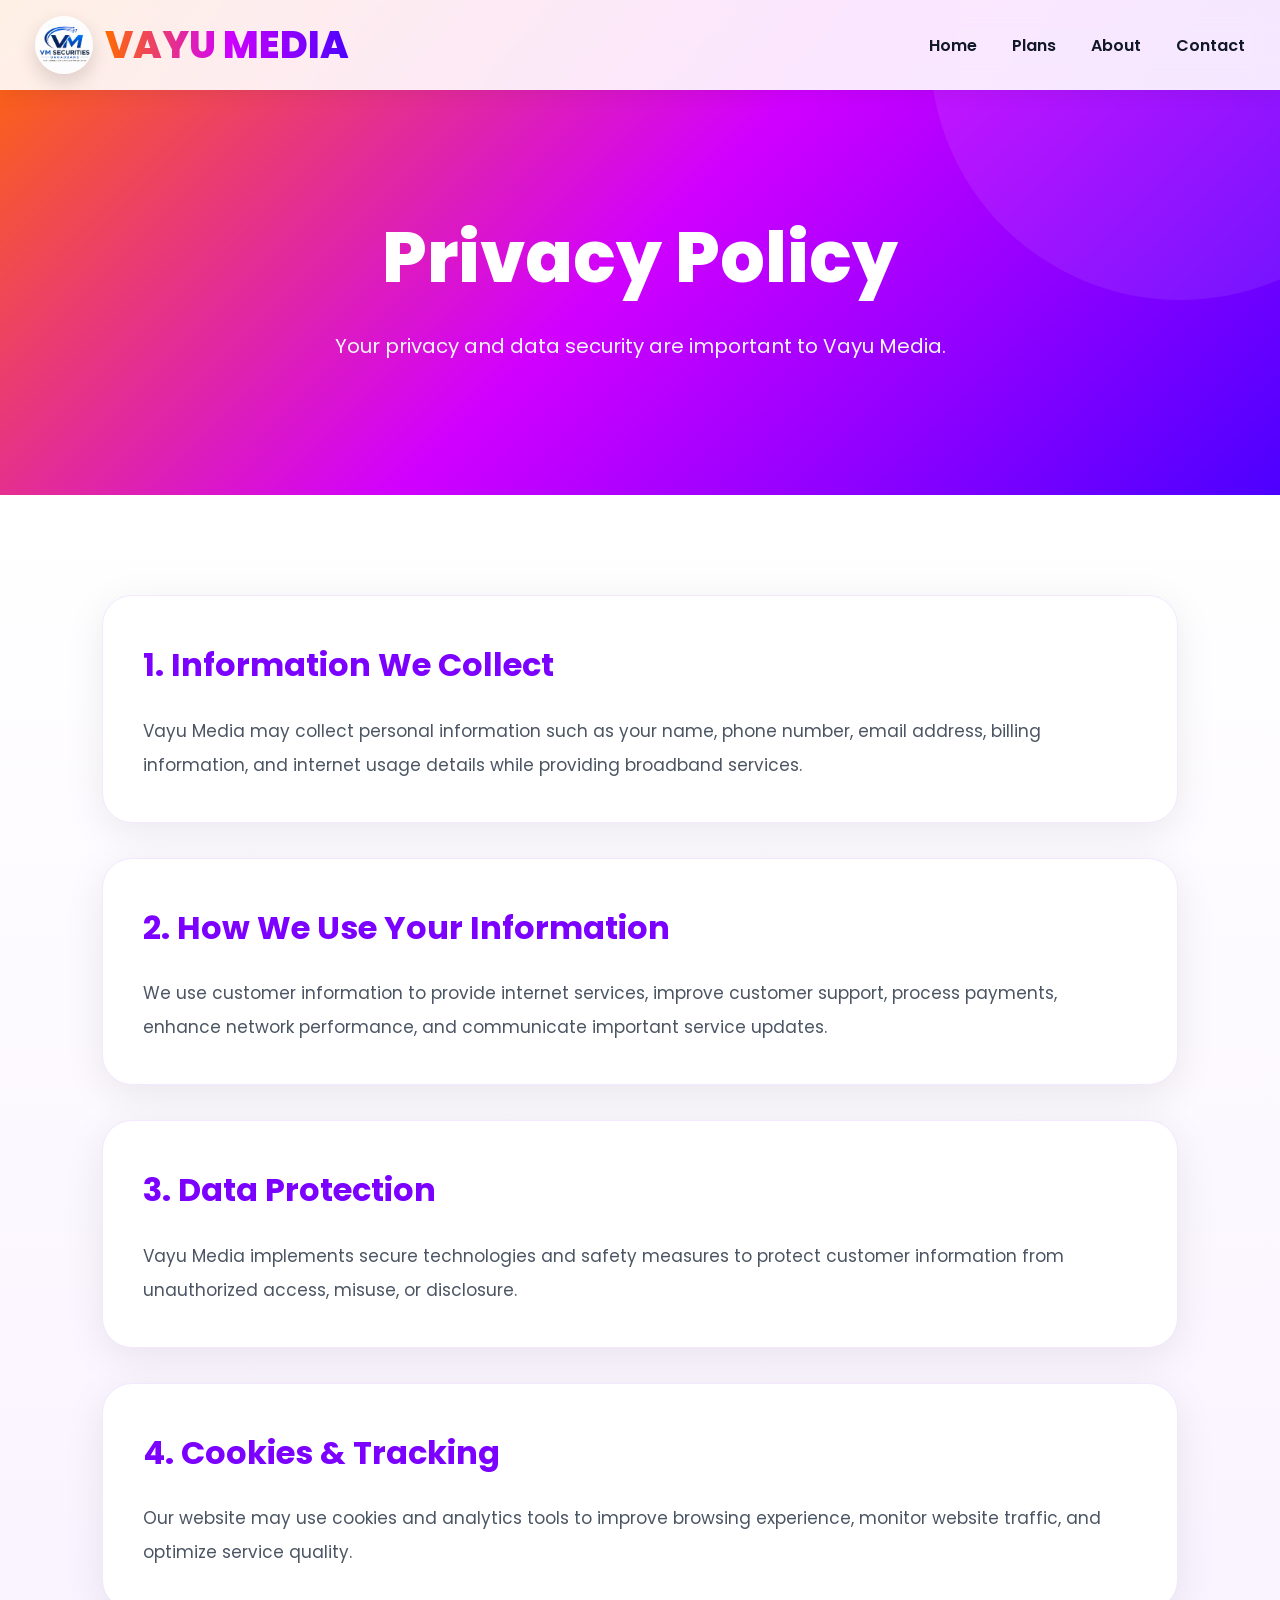
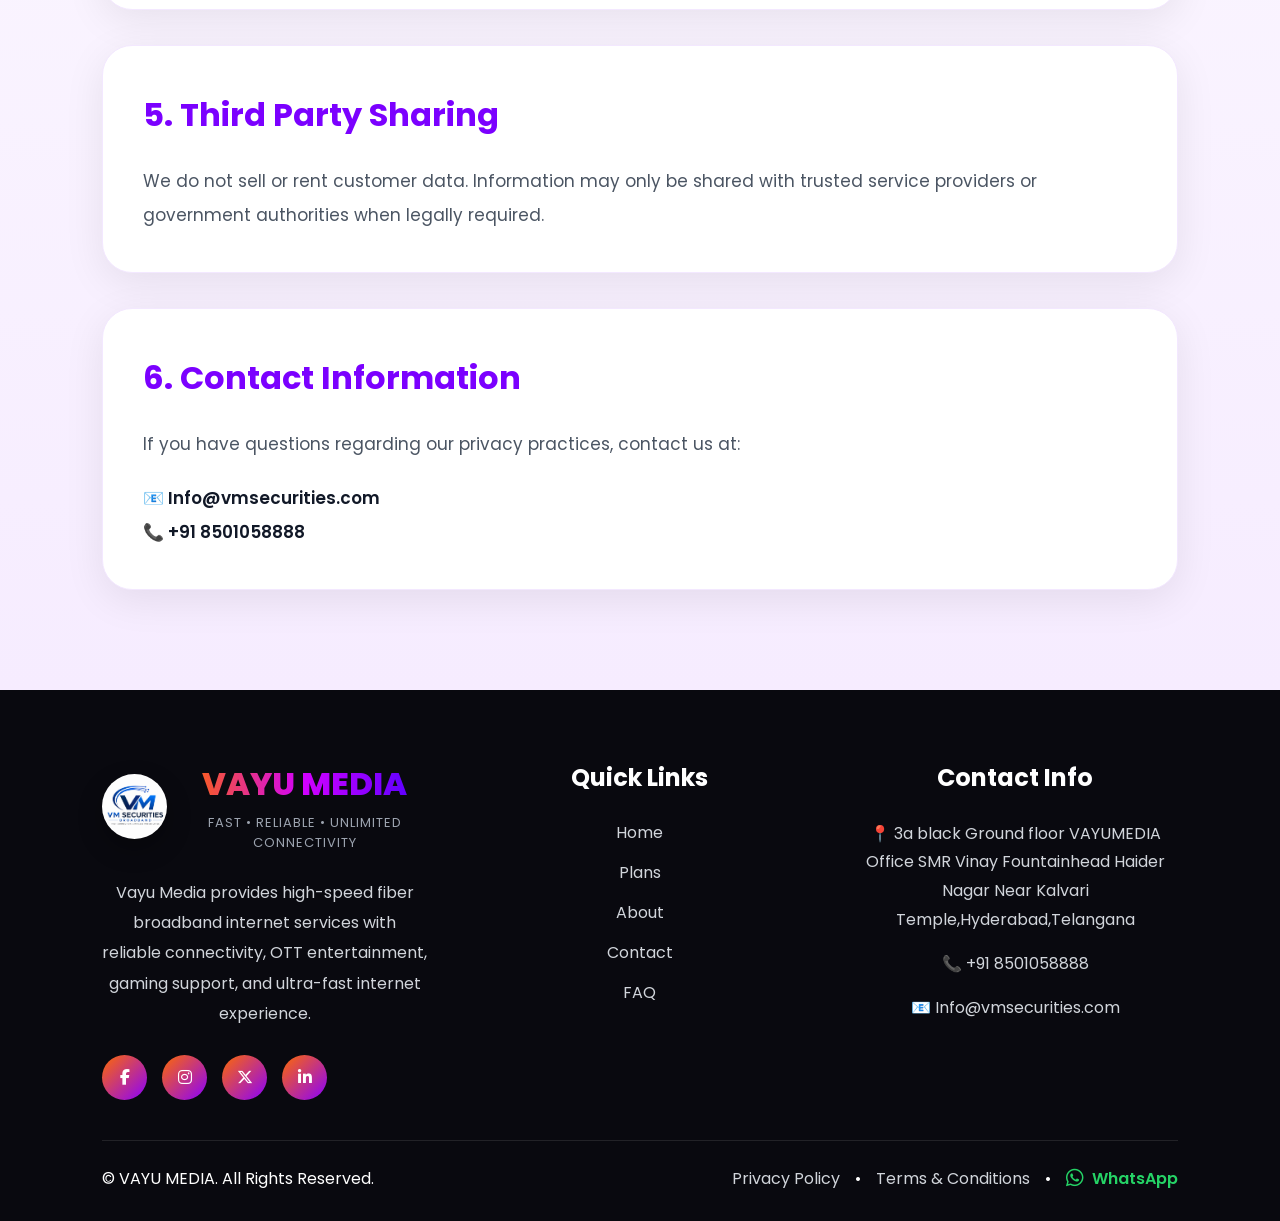
<file: privacy-policy.html>
<!DOCTYPE html>
<html lang="en">
<head>
  <meta charset="UTF-8">
  <meta name="viewport" content="width=device-width, initial-scale=1.0">
  <title>Privacy Policy - Vayu Media</title>

  <link rel="stylesheet" href="style.css">

  <link href="https://fonts.googleapis.com/css2?family=Poppins:wght@300;400;500;600;700;800&display=swap" rel="stylesheet">

  <link
    rel="stylesheet"
    href="https://cdnjs.cloudflare.com/ajax/libs/font-awesome/6.5.1/css/all.min.css"
  />
</head>
<body>

<!-- HEADER -->

<header>

  <div class="navbar">

    <div class="logo-section">

      <img 
        src="./images/VM logo.jpeg" 
        alt="Vayu Media Logo"
        class="navbar-logo"
      >

      <div class="logo">
        VAYU MEDIA
      </div>

    </div>

    <div class="nav-links">

      <a href="index.html">Home</a>

      <a href="plans.html">Plans</a>

      <a href="about.html">About</a>

      <a href="contact.html">Contact</a>

    </div>
    <div class="menu-toggle" id="menuToggle">

      ☰

    </div>

  </div>

  <!-- MOBILE MENU -->

  <div class="mobile-menu" id="mobileMenu">

    <a href="index.html">Home</a>

    <a href="plans.html">Plans</a>

    <a href="about.html">About</a>

    <a href="contact.html">Contact</a>

  </div>

  </div>

</header>

<!-- HERO -->

<section class="privacy-hero">

  <div class="privacy-hero-content">

    <h1>
      Privacy Policy
    </h1>

    <p>
      Your privacy and data security are important to Vayu Media.
    </p>

  </div>

</section>

<!-- POLICY CONTENT -->

<section class="privacy-policy-page">

  <div class="privacy-container">

    <!-- SECTION -->

    <div class="policy-card">

      <h2>
        1. Information We Collect
      </h2>

      <p>
        Vayu Media may collect personal information such as your name,
        phone number, email address, billing information, and internet
        usage details while providing broadband services.
      </p>

    </div>

    <!-- SECTION -->

    <div class="policy-card">

      <h2>
        2. How We Use Your Information
      </h2>

      <p>
        We use customer information to provide internet services,
        improve customer support, process payments, enhance network
        performance, and communicate important service updates.
      </p>

    </div>

    <!-- SECTION -->

    <div class="policy-card">

      <h2>
        3. Data Protection
      </h2>

      <p>
        Vayu Media implements secure technologies and safety measures
        to protect customer information from unauthorized access,
        misuse, or disclosure.
      </p>

    </div>

    <!-- SECTION -->

    <div class="policy-card">

      <h2>
        4. Cookies & Tracking
      </h2>

      <p>
        Our website may use cookies and analytics tools to improve
        browsing experience, monitor website traffic, and optimize
        service quality.
      </p>

    </div>

    <!-- SECTION -->

    <div class="policy-card">

      <h2>
        5. Third Party Sharing
      </h2>

      <p>
        We do not sell or rent customer data. Information may only be
        shared with trusted service providers or government authorities
        when legally required.
      </p>

    </div>

    <!-- SECTION -->

    <div class="policy-card">

      <h2>
        6. Contact Information
      </h2>

      <p>
        If you have questions regarding our privacy practices,
        contact us at:
      </p>

      <div class="privacy-contact">

        <p>
          📧 Info@vmsecurities.com
        </p>

        <p>
          📞 +91 8501058888
        </p>

      </div>

    </div>

  </div>

</section>

<!-- FOOTER -->

<footer class="site-footer" id="contact">

  <div class="container footer-grid">

    <!-- BRAND -->

    <div class="footer-brand">

      <a class="footer-brand__identity" href="index.html">

        <img 
          src="./images/VM logo.jpeg" 
          alt="Vayu Media Logo"
          class="footer-logo"
        >

        <div>

          <span class="footer-brand__title">
            VAYU MEDIA
          </span>

          <span class="footer-brand__subtitle">
            FAST • RELIABLE • UNLIMITED CONNECTIVITY
          </span>

        </div>

      </a>

      <p>
        Vayu Media provides high-speed fiber broadband internet services
        with reliable connectivity, OTT entertainment, gaming support,
        and ultra-fast internet experience.
      </p>

      <!-- SOCIAL ICONS -->

      <div class="footer-socials">

        <a href="https://www.facebook.com/" target="_blank">
          <i class="fab fa-facebook-f"></i>
        </a>

        <a href="https://www.instagram.com/" target="_blank">
          <i class="fab fa-instagram"></i>
        </a>

        <a href="https://x.com/" target="_blank">
          <i class="fab fa-x-twitter"></i>
        </a>

        <a href="https://www.linkedin.com/" target="_blank">
          <i class="fab fa-linkedin-in"></i>
        </a>

      </div>

    </div>

    <!-- QUICK LINKS -->

    <div>

      <h3>Quick Links</h3>

      <ul>

        <li><a href="index.html">Home</a></li>

        <li><a href="plans.html">Plans</a></li>

        <li><a href="about.html">About</a></li>

        <li><a href="contact.html">Contact</a></li>

        <li><a href="faq.html">FAQ</a></li>

      </ul>

    </div>

    <!-- CONTACT -->

    <div>

      <h3>Contact Info</h3>

      <ul class="footer-contact">

        <li>
          📍 3a black Ground floor VAYUMEDIA Office SMR Vinay Fountainhead
           Haider Nagar Near Kalvari Temple,Hyderabad,Telangana
        </li>

        <li>
          📞 +91 8501058888
        </li>

        <li>
          📧 Info@vmsecurities.com
        </li>

      </ul>

    </div>

  </div>

  <!-- BOTTOM -->

  <div class="container footer-bottom">

    <p>
      © <span id="year"></span> VAYU MEDIA. All Rights Reserved.
    </p>

    <div class="footer-policy-links">

      <a href="privacy-policy.html">
        Privacy Policy
      </a>

      <span>•</span>

      <a href="terms-and-conditions.html">
        Terms & Conditions
      </a>
        <span>•</span>

        <!-- WHATSAPP -->

        <a 
            href="https://wa.me/918501058888"
            target="_blank"
            class="footer-whatsapp"
        >
            <i class="fab fa-whatsapp"></i>

            WhatsApp
        </a>

    </div>

  </div>

</footer>

<script src="script.js"></script>

</body>
</html>
</file>
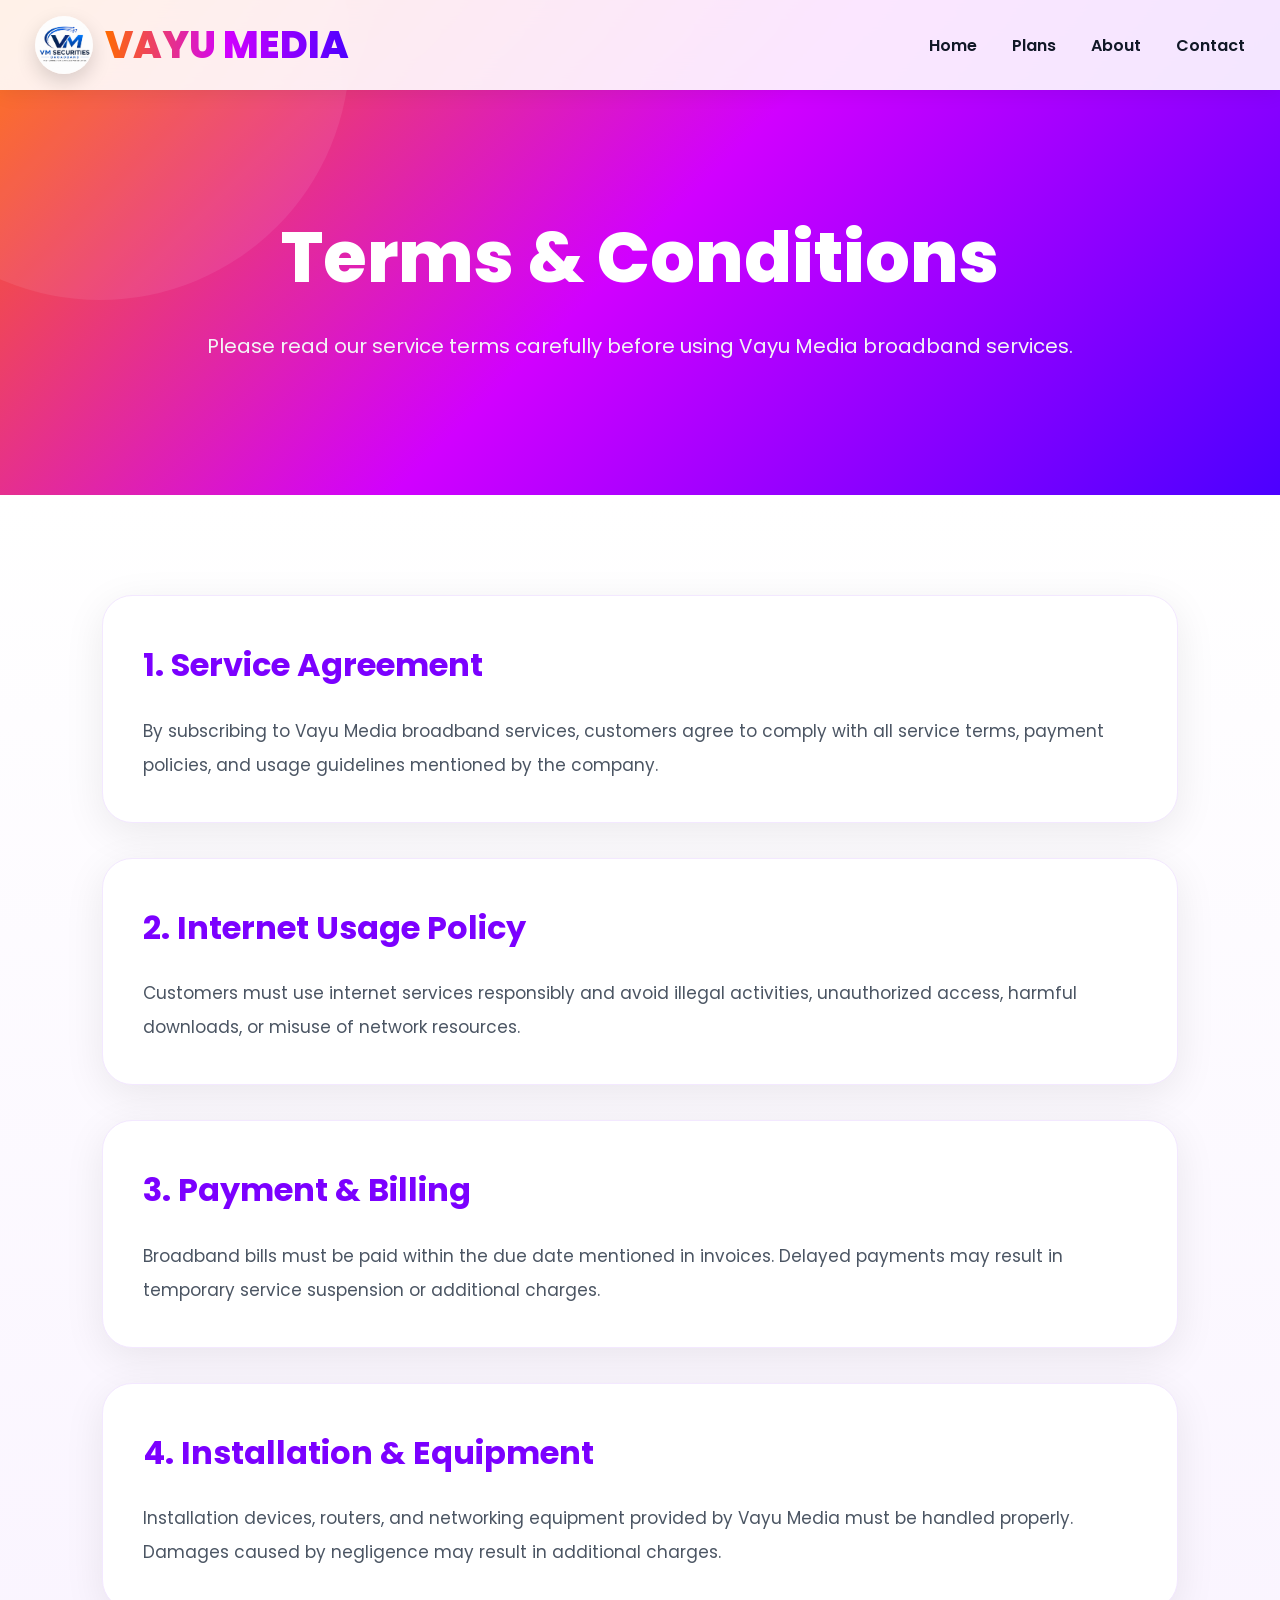
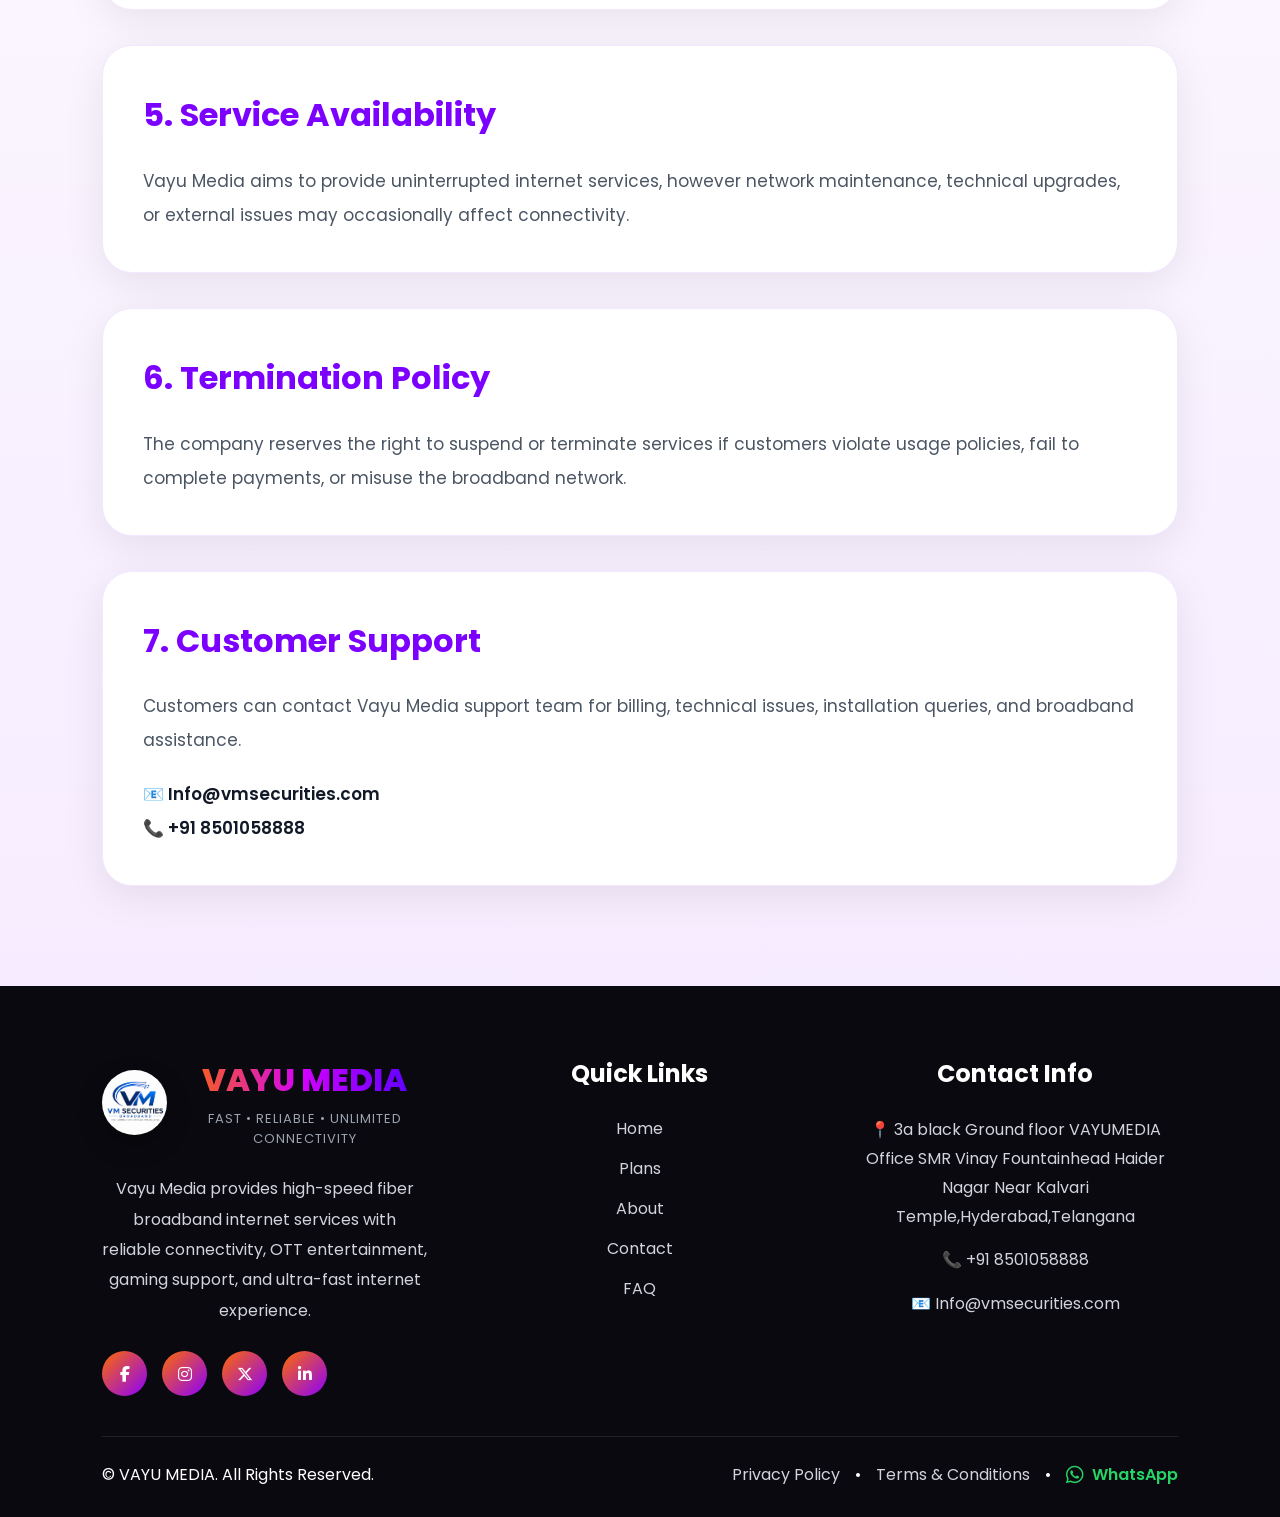
<file: terms-and-conditions.html>
<!DOCTYPE html>
<html lang="en">
<head>
  <meta charset="UTF-8">
  <meta name="viewport" content="width=device-width, initial-scale=1.0">
  <title>Terms & Conditions - Vayu Media</title>

  <link rel="stylesheet" href="style.css">

  <link href="https://fonts.googleapis.com/css2?family=Poppins:wght@300;400;500;600;700;800&display=swap" rel="stylesheet">

  <link
    rel="stylesheet"
    href="https://cdnjs.cloudflare.com/ajax/libs/font-awesome/6.5.1/css/all.min.css"
  />
</head>
<body>

<!-- HEADER -->

<header>

  <div class="navbar">

    <div class="logo-section">

      <img 
        src="./images/VM logo.jpeg" 
        alt="Vayu Media Logo"
        class="navbar-logo"
      >

      <div class="logo">
        VAYU MEDIA
      </div>

    </div>

    <div class="nav-links">

      <a href="index.html">Home</a>

      <a href="plans.html">Plans</a>

      <a href="about.html">About</a>

      <a href="contact.html">Contact</a>

    </div>
    <div class="menu-toggle" id="menuToggle">

      ☰

    </div>

  </div>

  <!-- MOBILE MENU -->

  <div class="mobile-menu" id="mobileMenu">

    <a href="index.html">Home</a>

    <a href="plans.html">Plans</a>

    <a href="about.html">About</a>

    <a href="contact.html">Contact</a>

  </div>

  </div>

</header>

<!-- HERO -->

<section class="terms-hero">

  <div class="terms-hero-content">

    <h1>
      Terms & Conditions
    </h1>

    <p>
      Please read our service terms carefully before using Vayu Media broadband services.
    </p>

  </div>

</section>

<!-- TERMS CONTENT -->

<section class="terms-page">

  <div class="terms-container">

    <!-- CARD -->

    <div class="terms-card">

      <h2>
        1. Service Agreement
      </h2>

      <p>
        By subscribing to Vayu Media broadband services, customers agree
        to comply with all service terms, payment policies, and usage
        guidelines mentioned by the company.
      </p>

    </div>

    <!-- CARD -->

    <div class="terms-card">

      <h2>
        2. Internet Usage Policy
      </h2>

      <p>
        Customers must use internet services responsibly and avoid
        illegal activities, unauthorized access, harmful downloads,
        or misuse of network resources.
      </p>

    </div>

    <!-- CARD -->

    <div class="terms-card">

      <h2>
        3. Payment & Billing
      </h2>

      <p>
        Broadband bills must be paid within the due date mentioned
        in invoices. Delayed payments may result in temporary service
        suspension or additional charges.
      </p>

    </div>

    <!-- CARD -->

    <div class="terms-card">

      <h2>
        4. Installation & Equipment
      </h2>

      <p>
        Installation devices, routers, and networking equipment
        provided by Vayu Media must be handled properly. Damages
        caused by negligence may result in additional charges.
      </p>

    </div>

    <!-- CARD -->

    <div class="terms-card">

      <h2>
        5. Service Availability
      </h2>

      <p>
        Vayu Media aims to provide uninterrupted internet services,
        however network maintenance, technical upgrades, or external
        issues may occasionally affect connectivity.
      </p>

    </div>

    <!-- CARD -->

    <div class="terms-card">

      <h2>
        6. Termination Policy
      </h2>

      <p>
        The company reserves the right to suspend or terminate services
        if customers violate usage policies, fail to complete payments,
        or misuse the broadband network.
      </p>

    </div>

    <!-- CARD -->

    <div class="terms-card">

      <h2>
        7. Customer Support
      </h2>

      <p>
        Customers can contact Vayu Media support team for billing,
        technical issues, installation queries, and broadband assistance.
      </p>

      <div class="terms-contact">

        <p>
          📧 Info@vmsecurities.com
        </p>

        <p>
          📞 +91 8501058888
        </p>

      </div>

    </div>

  </div>

</section>

<!-- FOOTER -->

<footer class="site-footer" id="contact">

  <div class="container footer-grid">

    <!-- BRAND -->

    <div class="footer-brand">

      <a class="footer-brand__identity" href="index.html">

        <img 
          src="./images/VM logo.jpeg" 
          alt="Vayu Media Logo"
          class="footer-logo"
        >

        <div>

          <span class="footer-brand__title">
            VAYU MEDIA
          </span>

          <span class="footer-brand__subtitle">
            FAST • RELIABLE • UNLIMITED CONNECTIVITY
          </span>

        </div>

      </a>

      <p>
        Vayu Media provides high-speed fiber broadband internet services
        with reliable connectivity, OTT entertainment, gaming support,
        and ultra-fast internet experience.
      </p>

      <!-- SOCIAL ICONS -->

      <div class="footer-socials">

        <a href="https://www.facebook.com/" target="_blank">
          <i class="fab fa-facebook-f"></i>
        </a>

        <a href="https://www.instagram.com/" target="_blank">
          <i class="fab fa-instagram"></i>
        </a>

        <a href="https://x.com/" target="_blank">
          <i class="fab fa-x-twitter"></i>
        </a>

        <a href="https://www.linkedin.com/" target="_blank">
          <i class="fab fa-linkedin-in"></i>
        </a>

      </div>

    </div>

    <!-- QUICK LINKS -->

    <div>

      <h3>Quick Links</h3>

      <ul>

        <li><a href="index.html">Home</a></li>

        <li><a href="plans.html">Plans</a></li>

        <li><a href="about.html">About</a></li>

        <li><a href="contact.html">Contact</a></li>

        <li><a href="faq.html">FAQ</a></li>

      </ul>

    </div>

    <!-- CONTACT -->

    <div>

      <h3>Contact Info</h3>

      <ul class="footer-contact">

        <li>
          📍 3a black Ground floor VAYUMEDIA Office SMR Vinay Fountainhead
           Haider Nagar Near Kalvari Temple,Hyderabad,Telangana
        </li>

        <li>
          📞 +91 8501058888
        </li>

        <li>
          📧 Info@vmsecurities.com
        </li>

      </ul>

    </div>

  </div>

  <!-- BOTTOM -->

  <div class="container footer-bottom">

    <p>
      © <span id="year"></span> VAYU MEDIA. All Rights Reserved.
    </p>

    <div class="footer-policy-links">

      <a href="privacy-policy.html">
        Privacy Policy
      </a>

      <span>•</span>

      <a href="terms-and-conditions.html">
        Terms & Conditions
      </a>
        <span>•</span>

        <!-- WHATSAPP -->

        <a 
            href="https://wa.me/918501058888"
            target="_blank"
            class="footer-whatsapp"
        >
            <i class="fab fa-whatsapp"></i>

            WhatsApp
        </a>

    </div>

  </div>

</footer>


<script src="script.js"></script>

</body>
</html>
</file>
<file: style.css>
*{
  margin:0;
  padding:0;
  box-sizing:border-box;
  font-family:'Poppins',sans-serif;
  scroll-behavior:smooth;
}

body{
  overflow-x:hidden;
  background:#ffffff;
}

/* SCROLLBAR */

::-webkit-scrollbar{
  width:10px;
}

::-webkit-scrollbar-track{
  background:#f3f4f6;
}

::-webkit-scrollbar-thumb{
  background:linear-gradient(#ff6b00,#8b00ff);
  border-radius:20px;
}

/* HEADER */

header{
  position:fixed;
  top:0;
  width:100%;
  background:rgba(255,255,255,0.9);
  backdrop-filter:blur(15px);
  z-index:1000;
  box-shadow:0 2px 20px rgba(0,0,0,0.08);
  animation:slideDown 1s ease;
}

.navbar{
  max-width:1200px;
  margin:auto;
  padding:20px;
  display:flex;
  justify-content:space-between;
  align-items:center;
}

.logo{
  font-size:38px;
  font-weight:800;
  background:linear-gradient(90deg,#ff6b00,#d100ff,#4c00ff);
  -webkit-background-clip:text;
  -webkit-text-fill-color:transparent;
  animation:glow 3s infinite alternate;
}

.nav-links{
  display:flex;
  gap:30px;
}

.nav-links a{
  text-decoration:none;
  color:#111827;
  font-weight:600;
  position:relative;
  transition:0.4s;
}

.nav-links a::after{
  content:'';
  position:absolute;
  left:0;
  bottom:-8px;
  width:0%;
  height:3px;
  background:linear-gradient(90deg,#ff6b00,#8b00ff);
  transition:0.4s;
  border-radius:20px;
}

.nav-links a:hover::after{
  width:100%;
}

.nav-links a:hover{
  color:#8b00ff;
}

/* HERO */

.hero{
  min-height:100vh;
  background:linear-gradient(135deg,#ff6b00,#d100ff,#4c00ff);
  display:flex;
  align-items:center;
  justify-content:center;
  padding:120px 8%;
  color:white;
  position:relative;
  overflow:hidden;
}

.hero::before{
  content:'';
  position:absolute;
  width:500px;
  height:500px;
  border-radius:50%;
  background:rgba(255,255,255,0.08);
  top:-150px;
  right:-150px;
  animation:pulseCircle 5s infinite;
}

.hero-content,
.about-container,
.contact-container{
  display:grid;
  grid-template-columns:repeat(auto-fit,minmax(320px,1fr));
  gap:50px;
  align-items:center;
}
#contact{
    color: white;
}
.hero-text{
  animation:fadeLeft 1.2s ease;
}

.hero-text h1{
  font-size:75px;
  font-weight:800;
  line-height:1.1;
}

.hero-text p{
  margin-top:20px;
  line-height:1.8;
  font-size:18px;
}

.hero-btns{
  margin-top:35px;
  display:flex;
  gap:20px;
  flex-wrap:wrap;
}

.btn{
  padding:15px 35px;
  border-radius:50px;
  text-decoration:none;
  font-weight:700;
  transition:0.4s;
}

.btn-primary{
  background:white;
  color:#7b00ff;
  box-shadow:0 10px 30px rgba(255,255,255,0.3);
}

.btn-primary:hover{
  transform:translateY(-5px) scale(1.05);
}

.btn-secondary{
  border:2px solid white;
  color:white;
}

.btn-secondary:hover{
  background:white;
  color:#7b00ff;
  transform:translateY(-5px);
}

.hero-image img,
.about img{
  width:100%;
  border-radius: 10%;
  max-width:500px;
  animation:float 4s infinite ease-in-out;
  filter:drop-shadow(0 20px 40px rgba(0,0,0,0.2));
}

/* SECTION TITLES */

.section-title{
  text-align:center;
  font-size:50px;
  margin-bottom:20px;
  font-weight:800;
  background:linear-gradient(90deg,#ff6b00,#9d00ff);
  -webkit-background-clip:text;
  -webkit-text-fill-color:transparent;
  animation:fadeUp 1s ease;
}

.plan-subtitle{
  text-align:center;
  color:#6b7280;
  margin-bottom:60px;
  font-size:18px;
}

.white{
  -webkit-text-fill-color:white;
}

/* SECTIONS */

.plans-page,
.about-page,
.contact,
.services{
  padding:120px 8%;
}

/* PLAN CARD */

.plan-card{
  display:flex;
  flex-direction:column;
  height:100%;
}

/* PLAN BODY */

.plan-body{
  display:flex;
  flex-direction:column;
  justify-content:space-between;
  flex:1;
  min-height:28rem;
}

/* TABLET */

@media(max-width:992px){

  .plan-grid{
    grid-template-columns:repeat(2,1fr);
  }

}

/* MOBILE */

@media(max-width:768px){

  .plan-grid{
    grid-template-columns:1fr;
  }

}

.services-row{
  display:flex;
  justify-content:center;
  align-items:stretch;
  gap:30px;
  flex-wrap:nowrap;
}

.service-box{
  flex:1;
  min-width:220px;
}

/* RESPONSIVE */

@media(max-width:992px){

  .services-row{
    flex-wrap:wrap;
  }

}

@media(max-width:768px){

  .services-row{
    flex-direction:column;
  }

}
.about-image{
  display:flex;
  justify-content:center;
  align-items:center;
}

.about-image img{
  width:100%;
  max-width:550px;
  height:auto;
  object-fit:cover;
  border-radius:30px;
  box-shadow:0 20px 50px rgba(0,0,0,0.15);
  animation:float 4s ease-in-out infinite;
  transition:0.4s;
}

.about-image img:hover{
  transform:scale(1.03);
}

/* RESPONSIVE */

@media(max-width:768px){

  .about-image img{
    max-width:100%;
  }

}

.plan-card,
.service-card{
  background:white;
  border-radius:30px;
  overflow:hidden;
  box-shadow:0 10px 40px rgba(0,0,0,0.08);
  transition:0.5s;
  position:relative;
}

.plan-card::before,
.service-card::before{
  content:'';
  position:absolute;
  inset:0;
  background:linear-gradient(135deg,rgba(255,255,255,0.1),rgba(255,255,255,0));
  opacity:0;
  transition:0.5s;
}

.plan-card:hover::before,
.service-card:hover::before{
  opacity:1;
}

.plan-card:hover,
.service-card:hover{
  transform:translateY(-15px) scale(1.02);
  box-shadow:0 20px 50px rgba(139,0,255,0.25);
}

.plan-header{
  padding:40px;
  text-align:center;
  color:white;
  position:relative;
}

.plan-header h3{
  font-size:35px;
  font-weight:800;
}

.orange{
  background:linear-gradient(135deg,#ff6b00,#ff9500);
}

.red{
  background:linear-gradient(135deg,#ff004c,#ff2e63);
}

.pink{
  background:linear-gradient(135deg,#ff00aa,#9d00ff);
}

.purple{
  background:linear-gradient(135deg,#8b00ff,#5f00d9);
}

.blue{
  background:linear-gradient(135deg,#4c00ff,#2b00aa);
}

.plan-body{
  padding:40px;
  text-align:center;
}

.plan-icon{
  font-size:60px;
  animation:bounce 3s infinite;
}

.plan-body h2{
  font-size:50px;
  color:#7b00ff;
  margin-top:15px;
}

.gst-text{
  margin-top:10px;
  color:#6b7280;
}

.plan-features{
  list-style:none;
  margin-top:25px;
}

.plan-features li{
  padding:12px 0;
  border-bottom:1px solid #eee;
  color:#4b5563;
  font-weight:500;
  transition:0.3s;
}

.plan-features li:hover{
  color:#8b00ff;
  transform:translateX(5px);
}

.plan-body button,
.contact-form button{
  width:100%;
  margin-top:25px;
  padding:16px;
  border:none;
  border-radius:50px;
  background:linear-gradient(90deg,#ff6b00,#8b00ff);
  color:white;
  font-weight:700;
  cursor:pointer;
  transition:0.4s;
  box-shadow:0 10px 30px rgba(139,0,255,0.25);
}

.plan-body button:hover,
.contact-form button:hover{
  transform:scale(1.05);
}

/* SERVICES */

.services{
  background:linear-gradient(135deg,#4c00ff,#9d00ff);
}

.service-card{
  text-align:center;
  padding:40px;
  background:rgba(255,255,255,0.1);
  backdrop-filter:blur(12px);
  color:white;
}

.service-card span{
  font-size:60px;
}

/* ABOUT */

.about-page{
  background:linear-gradient(to bottom,#fff,#f6ecff);
}

.about-text h2,
.contact h2{
  font-size:55px;
  color:#5f00d9;
  margin-bottom:20px;
}

.about-text p{
  line-height:2;
  color:#4b5563;
  font-size:18px;
}

/* OFFER BOX */

.offer-box{
  margin-top:70px;
  background:white;
  border-radius:30px;
  padding:50px;
  text-align:center;
  box-shadow:0 10px 40px rgba(0,0,0,0.1);
  border:3px dashed #c100ff;
  animation:pulse 3s infinite;
}

.offer-box h2{
  color:#7b00ff;
  font-size:36px;
  font-weight:800;
}

.offer-box p{
  margin-top:20px;
  font-size:22px;
  color:#ff6b00;
  font-weight:700;
}

.ott-section{
  margin-top:25px;
  background:linear-gradient(90deg,#ff6b00,#8b00ff);
  color:white;
  padding:18px;
  border-radius:50px;
  font-weight:700;
  animation:glowBox 3s infinite;
}

/* CONTACT */

.contact{
  background:linear-gradient(135deg,#1f005c,#6a00ff,#ff0080);
  color:white;
}

.contact-form{
  background:white;
  padding:40px;
  border-radius:30px;
  box-shadow:0 20px 50px rgba(0,0,0,0.2);
}

.contact-form input,
.contact-form textarea{
  width:100%;
  margin-bottom:20px;
  padding:18px;
  border-radius:15px;
  border:2px solid #e5e7eb;
  transition:0.3s;
}

.contact-form input:focus,
.contact-form textarea:focus{
  border-color:#8b00ff;
  outline:none;
  box-shadow:0 0 10px rgba(139,0,255,0.2);
}

/* FOOTER */

footer{
  background:#09090f;
  color:white;
  text-align:center;
  padding:50px 20px;
}

footer h2{
  font-size:40px;
  background:linear-gradient(90deg,#ff6b00,#d100ff,#4c00ff);
  -webkit-background-clip:text;
  -webkit-text-fill-color:transparent;
}

/* ANIMATIONS */

@keyframes float{
  0%,100%{
    transform:translateY(0px);
  }

  50%{
    transform:translateY(-20px);
  }
}

@keyframes pulse{
  0%{
    transform:scale(1);
  }

  50%{
    transform:scale(1.02);
  }

  100%{
    transform:scale(1);
  }
}

@keyframes bounce{
  0%,100%{
    transform:translateY(0);
  }

  50%{
    transform:translateY(-10px);
  }
}

@keyframes glow{
  from{
    filter:drop-shadow(0 0 5px rgba(255,255,255,0.2));
  }

  to{
    filter:drop-shadow(0 0 15px rgba(255,255,255,0.6));
  }
}

@keyframes glowBox{
  0%{
    box-shadow:0 0 10px rgba(255,255,255,0.2);
  }

  50%{
    box-shadow:0 0 25px rgba(255,255,255,0.5);
  }

  100%{
    box-shadow:0 0 10px rgba(255,255,255,0.2);
  }
}

@keyframes fadeLeft{
  from{
    opacity:0;
    transform:translateX(-60px);
  }

  to{
    opacity:1;
    transform:translateX(0);
  }
}

@keyframes fadeUp{
  from{
    opacity:0;
    transform:translateY(40px);
  }

  to{
    opacity:1;
    transform:translateY(0);
  }
}

@keyframes slideDown{
  from{
    transform:translateY(-100%);
  }

  to{
    transform:translateY(0);
  }
}

@keyframes pulseCircle{
  0%{
    transform:scale(1);
  }

  50%{
    transform:scale(1.2);
  }

  100%{
    transform:scale(1);
  }
}

/* RESPONSIVE */

@media(max-width:768px){

  .hero-text h1{
    font-size:48px;
  }

  .section-title{
    font-size:38px;
  }

  .about-text h2,
  .contact h2{
    font-size:40px;
  }

  .nav-links{
    display:none;
  }

  .plan-body h2{
    font-size:40px;
  }

  .offer-box{
    padding:30px;
  }
}
.about-image{
  text-align:center;
}

.about-text{
  animation:fadeLeft 1.2s ease;
}

.about-text p{
  margin-top:20px;
  line-height:2;
  color:#4b5563;
  font-size:18px;
}

/* ABOUT HIGHLIGHTS */

.about-highlights{
  margin-top:40px;
  display:flex;
  justify-content:space-between;
  gap:20px;
  flex-wrap:nowrap;
}

.highlight-box{
  background:white;
  padding:30px;
  border-radius:25px;
  text-align:center;
  box-shadow:0 10px 30px rgba(0,0,0,0.08);
  transition:0.4s;
  border:1px solid #f3e8ff;
  flex:1;
  min-width:0;
}

.highlight-box:hover{
  transform:translateY(-10px) scale(1.03);
  box-shadow:0 20px 40px rgba(139,0,255,0.15);
}

.highlight-box h3{
  font-size:42px;
  color:#8b00ff;
  font-weight:800;
}

.highlight-box span{
  margin-top:10px;
  display:block;
  color:#6b7280;
  font-weight:600;
}
/* TABLET */

@media(max-width:992px){

  .about-highlights{
    gap:15px;
  }

  .highlight-box{
    padding:25px 15px;
  }

  .highlight-box h3{
    font-size:34px;
  }

}

/* MOBILE */

@media(max-width:768px){

  .about-highlights{
    flex-direction:column;
    gap:20px;
  }

  .highlight-box{
    width:100%;
    padding:25px 20px;
  }

  .highlight-box h3{
    font-size:32px;
  }

  .highlight-box span{
    font-size:15px;
  }

}
/* LOGO ALIGNMENT FIX */

.navbar{
  display:flex;
  justify-content:space-between;
  align-items:center;
}

.logo-section{
  display:flex;
  align-items:center;
  gap:12px;
}

.navbar-logo{
  width:58px;
  height:58px;
  object-fit:cover;
  border-radius:50%;
  box-shadow:0 8px 20px rgba(0,0,0,0.15);
  transition:0.4s;
  animation:logoFloat 4s ease-in-out infinite;
  cursor: pointer;
}

.navbar-logo:hover{
  transform:scale(1.08) rotate(5deg);
}

.logo{
  display:flex;
  align-items:center;
  font-size:38px;
  line-height:1;
}

/* LOGO FLOAT ANIMATION */

@keyframes logoFloat{

  0%,100%{
    transform:translateY(0px);
  }

  50%{
    transform:translateY(-6px);
  }

}

/* MOBILE RESPONSIVE */

@media(max-width:768px){

  .navbar-logo{
    width:45px;
    height:45px;
  }

  .logo{
    font-size:26px;
  }

}
.site-footer{
  background:#09090f;
  color:white;
  padding:80px 8% 30px;
}

.footer-grid{
  display:grid;
  grid-template-columns:repeat(auto-fit,minmax(250px,1fr));
  gap:50px;
}

.footer-brand__identity{
  display:flex;
  align-items:center;
  gap:15px;
  text-decoration:none;
}

.footer-logo{
  width:65px;
  height:65px;
  border-radius:50%;
  object-fit:cover;
  box-shadow:0 10px 25px rgba(0,0,0,0.3);
}

.footer-brand__title{
  display:block;
  font-size:32px;
  font-weight:800;
  background:linear-gradient(90deg,#ff6b00,#d100ff,#4c00ff);
  -webkit-background-clip:text;
  -webkit-text-fill-color:transparent;
}

.footer-brand__subtitle{
  display:block;
  margin-top:5px;
  font-size:13px;
  color:#9ca3af;
  letter-spacing:1px;
}

.footer-brand p{
  margin-top:25px;
  line-height:1.9;
  color:#d1d5db;
}

.footer-socials{
  margin-top:25px;
  display:flex;
  gap:15px;
}

.footer-socials a{
  width:45px;
  height:45px;
  display:flex;
  align-items:center;
  justify-content:center;
  border-radius:50%;
  background:linear-gradient(135deg,#ff6b00,#8b00ff);
  color:white;
  text-decoration:none;
  transition:0.4s;
}

.footer-socials a:hover{
  transform:translateY(-5px) scale(1.08);
}

.site-footer h3{
  margin-bottom:25px;
  font-size:24px;
  color:white;
}

.site-footer ul{
  list-style:none;
}

.site-footer ul li{
  margin-bottom:15px;
}

.site-footer ul li a{
  color:#d1d5db;
  text-decoration:none;
  transition:0.3s;
}

.site-footer ul li a:hover{
  color:#ff6b00;
}

.footer-contact li{
  color:#d1d5db;
  line-height:1.8;
}

.footer-bottom{
  margin-top:60px;
  padding-top:25px;
  border-top:1px solid rgba(255,255,255,0.1);
  display:flex;
  justify-content:space-between;
  align-items:center;
  flex-wrap:wrap;
  gap:20px;
}

.footer-policy-links{
  display:flex;
  gap:15px;
  align-items:center;
}

.footer-policy-links a{
  color:#d1d5db;
  text-decoration:none;
  transition:0.3s;
}

.footer-policy-links a:hover{
  color:#ff6b00;
}

@media(max-width:768px){

  .footer-bottom{
    flex-direction:column;
    text-align:center;
  }

  .footer-brand__title{
    font-size:26px;
  }

}
/* PRIVACY HERO */

.privacy-hero{
  min-height:55vh;
  background:linear-gradient(135deg,#ff6b00,#d100ff,#4c00ff);
  display:flex;
  align-items:center;
  justify-content:center;
  text-align:center;
  padding:150px 8% 80px;
  color:white;
  position:relative;
  overflow:hidden;
}

.privacy-hero::before{
  content:'';
  position:absolute;
  width:500px;
  height:500px;
  background:rgba(255,255,255,0.08);
  border-radius:50%;
  top:-200px;
  right:-150px;
  animation:pulseCircle 6s infinite;
}

.privacy-hero-content{
  position:relative;
  z-index:2;
  animation:fadeUp 1s ease;
}

.privacy-hero h1{
  font-size:70px;
  font-weight:800;
}

.privacy-hero p{
  margin-top:20px;
  font-size:20px;
  color:#f3f4f6;
}

/* POLICY PAGE */

.privacy-policy-page{
  padding:100px 8%;
  background:linear-gradient(to bottom,#ffffff,#f6ecff);
}

.privacy-container{
  max-width:1100px;
  margin:auto;
  display:grid;
  gap:35px;
}

.policy-card{
  background:white;
  padding:40px;
  border-radius:30px;
  box-shadow:0 10px 40px rgba(0,0,0,0.08);
  transition:0.5s;
  border:1px solid #f3e8ff;
  animation:fadeUp 1s ease;
}

.policy-card:hover{
  transform:translateY(-10px);
  box-shadow:0 20px 50px rgba(139,0,255,0.15);
}

.policy-card h2{
  font-size:32px;
  margin-bottom:20px;
  color:#7b00ff;
}

.policy-card p{
  line-height:2;
  color:#4b5563;
  font-size:17px;
}

.privacy-contact{
  margin-top:20px;
}

.privacy-contact p{
  font-weight:600;
  color:#111827;
}

/* RESPONSIVE */

@media(max-width:768px){

  .privacy-hero h1{
    font-size:48px;
  }

  .policy-card{
    padding:30px;
  }

  .policy-card h2{
    font-size:26px;
  }

}
/* TERMS HERO */

.terms-hero{
  min-height:55vh;
  background:linear-gradient(135deg,#ff6b00,#d100ff,#4c00ff);
  display:flex;
  align-items:center;
  justify-content:center;
  text-align:center;
  padding:150px 8% 80px;
  color:white;
  position:relative;
  overflow:hidden;
}

.terms-hero::before{
  content:'';
  position:absolute;
  width:500px;
  height:500px;
  background:rgba(255,255,255,0.08);
  border-radius:50%;
  top:-200px;
  left:-150px;
  animation:pulseCircle 6s infinite;
}

.terms-hero-content{
  position:relative;
  z-index:2;
  animation:fadeUp 1s ease;
}

.terms-hero h1{
  font-size:70px;
  font-weight:800;
}

.terms-hero p{
  margin-top:20px;
  font-size:20px;
  color:#f3f4f6;
}

/* TERMS PAGE */

.terms-page{
  padding:100px 8%;
  background:linear-gradient(to bottom,#ffffff,#f6ecff);
}

.terms-container{
  max-width:1100px;
  margin:auto;
  display:grid;
  gap:35px;
}

.terms-card{
  background:white;
  padding:40px;
  border-radius:30px;
  box-shadow:0 10px 40px rgba(0,0,0,0.08);
  transition:0.5s;
  border:1px solid #f3e8ff;
  animation:fadeUp 1s ease;
}

.terms-card:hover{
  transform:translateY(-10px);
  box-shadow:0 20px 50px rgba(139,0,255,0.15);
}

.terms-card h2{
  font-size:32px;
  margin-bottom:20px;
  color:#7b00ff;
}

.terms-card p{
  line-height:2;
  color:#4b5563;
  font-size:17px;
}

.terms-contact{
  margin-top:20px;
}

.terms-contact p{
  font-weight:600;
  color:#111827;
}

/* RESPONSIVE */

@media(max-width:768px){

  .terms-hero h1{
    font-size:48px;
  }

  .terms-card{
    padding:30px;
  }

  .terms-card h2{
    font-size:26px;
  }

}
/* FOOTER WHATSAPP */

.footer-whatsapp{
  display:flex;
  align-items:center;
  gap:8px;
  color:#25D366 !important;
  font-weight:600;
  transition:0.4s;
}

.footer-whatsapp i{
  font-size:20px;
}

.footer-whatsapp:hover{
  transform:translateY(-3px) scale(1.05);
  color:#1ebe5d !important;
}
/* ===== GLOBAL PROFESSIONAL FIXES ===== */

/* BETTER SECTION SPACING */

section{
  position:relative;
}

.hero,
.services,
.plans-page,
.about-page,
.contact,
.privacy-policy-page,
.terms-page{
  padding-left:8%;
  padding-right:8%;
}

/* CLEAN NAVBAR */

.navbar{
  max-width:1250px;
  padding:16px 20px;
}

.nav-links{
  gap:35px;
}

/* HERO CLEANUP */

.hero{
  padding-top:140px;
}

.hero-content{
  gap:70px;
}

.hero-text h1{
  margin-bottom:20px;
}

.hero-image{
  display:flex;
  justify-content:center;
}

/* ABOUT PAGE PROFESSIONAL ALIGNMENT */

.about-page{
  padding-top:150px;
  padding-bottom:90px;
}

.about-container{
  gap:60px;
  align-items:center;
}

.about-text{
  justify-content:center;
}

.about-text h2{
  line-height:1.2;
  margin-bottom:25px;
}

.about-text p{
  margin-bottom:18px;
}

/* SERVICES CLEANUP */

.services{
  padding-top:100px;
  padding-bottom:100px;
}

.services-row{
  margin-top:40px;
}

.service-card{
  min-height:240px;
  display:flex;
  flex-direction:column;
  justify-content:center;
}

/* PLANS PAGE */

.plans-page{
  padding-top:150px;
  padding-bottom:100px;
}

.plan-grid{
  margin-top:50px;
}

.plan-card{
  height:100%;
}

.plan-body{
  display:flex;
  flex-direction:column;
  justify-content:space-between;
  min-height:420px;
}

/* CONTACT SECTION */

.contact{
  padding-top:150px;
}

.contact-container{
  gap:60px;
  align-items:center;
}

.contact-form{
  width:100%;
}

/* PRIVACY + TERMS */

.policy-card,
.terms-card{
  line-height:1.8;
}

/* FOOTER PROFESSIONAL SPACING */

.site-footer{
  padding-top:70px;
}

.footer-grid{
  align-items:flex-start;
}

.footer-bottom{
  margin-top:40px;
}

.footer-policy-links{
  flex-wrap:wrap;
}

/* REMOVE EXTRA SPACES */

h1,h2,h3,h4,h5,h6{
  margin:0;
}

p{
  margin:0;
}

/* IMAGE ALIGNMENT */

img{
  display:block;
}

/* BETTER RESPONSIVE */

@media(max-width:992px){

  .hero-content,
  .about-container,
  .contact-container{
    gap:40px;
  }

  .hero-text h1{
    font-size:60px;
  }

}

@media(max-width:768px){

  .hero,
  .plans-page,
  .about-page,
  .contact,
  .privacy-policy-page,
  .terms-page{
    padding-left:6%;
    padding-right:6%;
  }

  .hero{
    text-align:center;
    padding-top:130px;
  }

  .hero-btns{
    justify-content:center;
  }

  .hero-text h1{
    font-size:42px;
  }

  .section-title{
    font-size:34px;
  }

  .about-text h2,
  .contact h2{
    font-size:34px;
  }

  .plan-body{
    min-height:auto;
  }

  .footer-grid{
    gap:35px;
  }

}/* ===== GLOBAL PROFESSIONAL FIXES ===== */

/* BETTER SECTION SPACING */

section{
  position:relative;
}

.hero,
.services,
.plans-page,
.about-page,
.contact,
.privacy-policy-page,
.terms-page{
  padding-left:8%;
  padding-right:8%;
}

/* CLEAN NAVBAR */

.navbar{
  max-width:1250px;
  padding:16px 20px;
}

.nav-links{
  gap:35px;
}

/* HERO CLEANUP */

.hero{
  padding-top:140px;
}

.hero-content{
  gap:70px;
}

.hero-text h1{
  margin-bottom:20px;
}

.hero-image{
  display:flex;
  justify-content:center;
}

/* ABOUT PAGE PROFESSIONAL ALIGNMENT */

.about-page{
  padding-top:150px;
  padding-bottom:90px;
}

.about-container{
  gap:60px;
  align-items:center;
}

.about-text{
  justify-content:center;
}

.about-text h2{
  line-height:1.2;
  margin-bottom:25px;
}

.about-text p{
  margin-bottom:18px;
}

/* SERVICES CLEANUP */

.services{
  padding-top:100px;
  padding-bottom:100px;
}

.services-row{
  margin-top:40px;
}

.service-card{
  min-height:240px;
  display:flex;
  flex-direction:column;
  justify-content:center;
}

/* PLANS PAGE */

.plans-page{
  padding-top:150px;
  padding-bottom:100px;
}
/* PLAN GRID */

.plan-grid{
  display:grid;
  grid-template-columns:repeat(3,1fr);
  gap:30px;
  margin-top:50px;
  width:100%;
  align-items:stretch;
}

/* TABLET */

@media(max-width:992px){

  .plan-grid{
    grid-template-columns:repeat(2,1fr);
  }

}

/* MOBILE */

@media(max-width:768px){

  .plan-grid{
    grid-template-columns:1fr;
  }

}

.plan-grid{
  margin-top:50px;
}

.plan-card{
  height:100%;
}

.plan-body{
  display:flex;
  flex-direction:column;
  justify-content:space-between;
  min-height:420px;
}

/* CONTACT SECTION */

.contact{
  padding-top:150px;
}

.contact-container{
  gap:60px;
  align-items:center;
}

.contact-form{
  width:100%;
}

/* PRIVACY + TERMS */

.policy-card,
.terms-card{
  line-height:1.8;
}

/* FOOTER PROFESSIONAL SPACING */

.site-footer{
  padding-top:70px;
}

.footer-grid{
  align-items:flex-start;
}

.footer-bottom{
  margin-top:40px;
}

.footer-policy-links{
  flex-wrap:wrap;
}

/* REMOVE EXTRA SPACES */

h1,h2,h3,h4,h5,h6{
  margin:0;
}

p{
  margin:0;
}

/* IMAGE ALIGNMENT */

img{
  display:block;
}

/* BETTER RESPONSIVE */

@media(max-width:992px){

  .hero-content,
  .about-container,
  .contact-container{
    gap:40px;
  }

  .hero-text h1{
    font-size:60px;
  }

}

@media(max-width:768px){

  .hero,
  .plans-page,
  .about-page,
  .contact,
  .privacy-policy-page,
  .terms-page{
    padding-left:6%;
    padding-right:6%;
  }

  .hero{
    text-align:center;
    padding-top:130px;
  }

  .hero-btns{
    justify-content:center;
  }

  .hero-text h1{
    font-size:42px;
  }

  .section-title{
    font-size:34px;
  }

  .about-text h2,
  .contact h2{
    font-size:34px;
  }

  .plan-body{
    min-height:auto;
  }

  .footer-grid{
    gap:35px;
  }

}
.about-image{
  display:flex;
  flex-direction:column;
  align-items:center;
  gap:25px;
}

.about-img-top,
.about-img-bottom{
  width:100%;
  max-width:520px;
  border-radius:30px;
  object-fit:cover;
  box-shadow:0 20px 50px rgba(0,0,0,0.15);
  transition:0.4s;
  animation:float 4s ease-in-out infinite;
}

.about-img-bottom{
  animation-delay:1s;
}

.about-img-top:hover,
.about-img-bottom:hover{
  transform:scale(1.03);
}

/* RESPONSIVE */

@media(max-width:768px){

  .about-img-top,
  .about-img-bottom{
    max-width:100%;
  }

}
/* FAQ HERO */

.faq-hero{
  min-height:55vh;
  background:linear-gradient(135deg,#ff6b00,#d100ff,#4c00ff);
  display:flex;
  align-items:center;
  justify-content:center;
  text-align:center;
  padding:15vh 8%;
  color:white;
}

.faq-hero-content h1{
  font-size:5vw;
  font-weight:800;
}

.faq-hero-content p{
  margin-top:2vh;
  font-size:1.2vw;
}

/* FAQ PAGE */

.faq-page{
  padding:12vh 8%;
  background:linear-gradient(to bottom,#ffffff,#f6ecff);
}

.faq-container{
  max-width:75vw;
  margin:auto;
  margin-top:6vh;
  display:flex;
  flex-direction:column;
  gap:2vh;
}

/* FAQ ITEM */

.faq-item{
  background:white;
  border-radius:1.5vw;
  overflow:hidden;
  box-shadow:0 1vh 3vw rgba(0,0,0,0.08);
  transition:0.4s;
}

.faq-item:hover{
  transform:translateY(-0.5vh);
}

.faq-question{
  padding:3vh 2vw;
  display:flex;
  justify-content:space-between;
  align-items:center;
  cursor:pointer;
}

.faq-question h3{
  font-size:1.3vw;
  color:#5f00d9;
}

.faq-question span{
  font-size:2vw;
  font-weight:800;
  color:#ff6b00;
}

.faq-answer{
  max-height:0;
  overflow:hidden;
  transition:0.5s ease;
}

.faq-answer p{
  padding:0 2vw 3vh;
  line-height:2;
  color:#4b5563;
  font-size:1vw;
}

/* ACTIVE FAQ */

.faq-item.active .faq-answer{
  max-height:30vh;
}
/* FAQ PAGE */

.faq-page{
  background:linear-gradient(to bottom,#ffffff,#f6ecff);
}

/* FAQ CONTAINER */

.faq-container{
  max-width:75vw;
  margin:auto;
  margin-top:6vh;
  display:flex;
  flex-direction:column;
  gap:2vh;
}

/* FAQ ITEM */

.faq-item{
  background:white;
  border-radius:1.5vw;
  overflow:hidden;
  box-shadow:0 1vh 3vw rgba(0,0,0,0.08);
  transition:0.5s ease;
  transform:translateY(0);
  animation:fadeUp 0.8s ease;
  border:0.1vw solid transparent;
}

/* HOVER EFFECT */

.faq-item:hover{
  transform:translateY(-0.6vh) scale(1.01);
  box-shadow:0 1.5vh 4vw rgba(139,0,255,0.15);
  border-color:#e9d5ff;
}

/* ACTIVE CARD */

.faq-item.active{
  background:linear-gradient(to right,#ffffff,#faf5ff);
}

/* QUESTION */

.faq-question{
  padding:3vh 2vw;
  display:flex;
  justify-content:space-between;
  align-items:center;
  cursor:pointer;
  transition:0.4s;
}

/* QUESTION TEXT */

.faq-question h3{
  font-size:1.3vw;
  color:#5f00d9;
  transition:0.4s;
}

/* ICON */

.faq-question span{
  font-size:2vw;
  font-weight:800;
  color:#ff6b00;
  transition:0.6s ease;
  display:flex;
  align-items:center;
  justify-content:center;
}

/* ICON HOVER */

.faq-item:hover .faq-question span{
  transform:rotate(180deg);
  color:#8b00ff;
}

/* ACTIVE ROTATION */

.faq-item.active .faq-question span{
  transform:rotate(225deg) scale(1.2);
  color:#8b00ff;
}

/* ANSWER */

.faq-answer{
  max-height:0;
  overflow:hidden;
  transition:max-height 0.6s ease;
}

/* ANSWER TEXT */

.faq-answer p{
  padding:0 2vw 3vh;
  line-height:2;
  color:#4b5563;
  font-size:1vw;
  animation:fadeAnswer 0.6s ease;
}

/* FAQ HERO ANIMATION */

.faq-hero-content{
  animation:zoomFade 1.2s ease;
}

/* KEYFRAMES */

@keyframes fadeAnswer{

  from{
    opacity:0;
    transform:translateY(-1vh);
  }

  to{
    opacity:1;
    transform:translateY(0);
  }

}

@keyframes zoomFade{

  from{
    opacity:0;
    transform:scale(0.9);
  }

  to{
    opacity:1;
    transform:scale(1);
  }

}

/* MOBILE */

@media(max-width:768px){

  .faq-container{
    max-width:100%;
  }

  .faq-question{
    padding:2.5vh 5vw;
  }

  .faq-question h3{
    font-size:4vw;
    width:85%;
  }

  .faq-question span{
    font-size:6vw;
  }

  .faq-answer p{
    font-size:4vw;
    padding:0 5vw 3vh;
  }

}

/* MOBILE RESPONSIVE */

@media(max-width:768px){

  .faq-hero h1{
    font-size:10vw;
  }

  .faq-hero p{
    font-size:4vw;
  }

  .faq-container{
    max-width:100%;
  }

  .faq-question h3{
    font-size:4vw;
  }

  .faq-question span{
    font-size:6vw;
  }

  .faq-answer p{
    font-size:4vw;
  }

}
/* COOKIE POPUP */

.cookie-popup{
  position:fixed;
  bottom:3vh;
  right:2vw;
  width:28vw;
  background:rgba(255,255,255,0.96);
  backdrop-filter:blur(1vw);
  border-radius:1.5vw;
  padding:2vh 1.5vw;
  box-shadow:0 1vh 4vw rgba(0,0,0,0.15);
  z-index:9999;
  animation:cookieSlide 1s ease;
  border:0.1vw solid #f3e8ff;
}

.cookie-content{
  display:flex;
  flex-direction:column;
  gap:2vh;
}

.cookie-top{
  display:flex;
  gap:1vw;
  align-items:flex-start;
}

.cookie-icon{
  font-size:2vw;
  animation:floatCookie 3s infinite ease-in-out;
}

.cookie-text h3{
  font-size:1.3vw;
  color:#5f00d9;
  margin-bottom:1vh;
}

.cookie-text p{
  font-size:0.95vw;
  line-height:1.8;
  color:#4b5563;
}

/* BUTTONS */

.cookie-buttons{
  display:flex;
  gap:1vw;
}

.cookie-buttons button{
  flex:1;
  padding:1.4vh;
  border:none;
  border-radius:5vw;
  font-weight:700;
  cursor:pointer;
  transition:0.4s;
}

/* ACCEPT */

.cookie-accept{
  background:linear-gradient(90deg,#ff6b00,#8b00ff);
  color:white;
}

.cookie-accept:hover{
  transform:translateY(-0.3vh) scale(1.03);
  box-shadow:0 1vh 2vw rgba(139,0,255,0.25);
}

/* DENY */

.cookie-deny{
  background:#f3f4f6;
  color:#111827;
}

.cookie-deny:hover{
  background:#e5e7eb;
  transform:translateY(-0.3vh);
}

/* ANIMATIONS */

@keyframes cookieSlide{

  from{
    opacity:0;
    transform:translateY(5vh);
  }

  to{
    opacity:1;
    transform:translateY(0);
  }

}

@keyframes floatCookie{

  0%,100%{
    transform:translateY(0);
  }

  50%{
    transform:translateY(-0.5vh);
  }

}

/* MOBILE */

@media(max-width:768px){

  .cookie-popup{
    width:90%;
    right:5%;
    bottom:2vh;
    border-radius:5vw;
    padding:2vh 5vw;
    transition:0.4s ease;
  }

  .cookie-top{
    gap:4vw;
  }

  .cookie-icon{
    font-size:8vw;
  }

  .cookie-text h3{
    font-size:5vw;
  }

  .cookie-text p{
    font-size:3.8vw;
  }

  .cookie-buttons{
    flex-direction:column;
  }

}
/* MENU TOGGLE */

.menu-toggle{
  display:none;
  font-size:5vw;
  cursor:pointer;
  color:#7b00ff;
  transition:0.4s;
  font-weight:700;
}

.menu-toggle:hover{
  transform:rotate(90deg);
}

/* MOBILE MENU */

.mobile-menu{
  position:fixed;
  top:9vh;
  left:0;
  width:100%;
  background:white;
  display:flex;
  flex-direction:column;
  align-items:center;
  overflow:hidden;
  max-height:0;
  transition:0.5s ease;
  box-shadow:0 1vh 3vw rgba(0,0,0,0.08);
  z-index:999;
}

/* MENU LINKS */

.mobile-menu a{
  width:100%;
  padding:2vh;
  text-align:center;
  text-decoration:none;
  color:#111827;
  font-weight:600;
  transition:0.4s;
  border-bottom:0.1vh solid #f3f4f6;
}

.mobile-menu a:hover{
  background:#f3e8ff;
  color:#8b00ff;
}

/* ACTIVE MENU */

.mobile-menu.active{
  max-height:60vh;
}
header{
  position:fixed;
  top:0;
  width:100%;
  z-index:1000;
}
/* RESPONSIVE */

@media(max-width:992px){

  .nav-links{
    display:none;
  }

  .menu-toggle{
    display:block;
  }

}

@media(min-width:993px){

  .mobile-menu{
    display:none;
  }

}
.buy-btn{
  width:100%;
  margin-top:20px;
  padding:15px;
  border-radius:50px;
  background:linear-gradient(90deg,#ff6b00,#8b00ff);
  color:white;
  font-weight:700;
  cursor:pointer;
  transition:0.4s;
  text-decoration:none;
  display:block;
  text-align:center;
  position:relative;
  z-index:10;
}

.buy-btn:hover{
  transform:translateY(-3px);
  box-shadow:0 10px 25px rgba(139,0,255,0.25);
}
</file>
